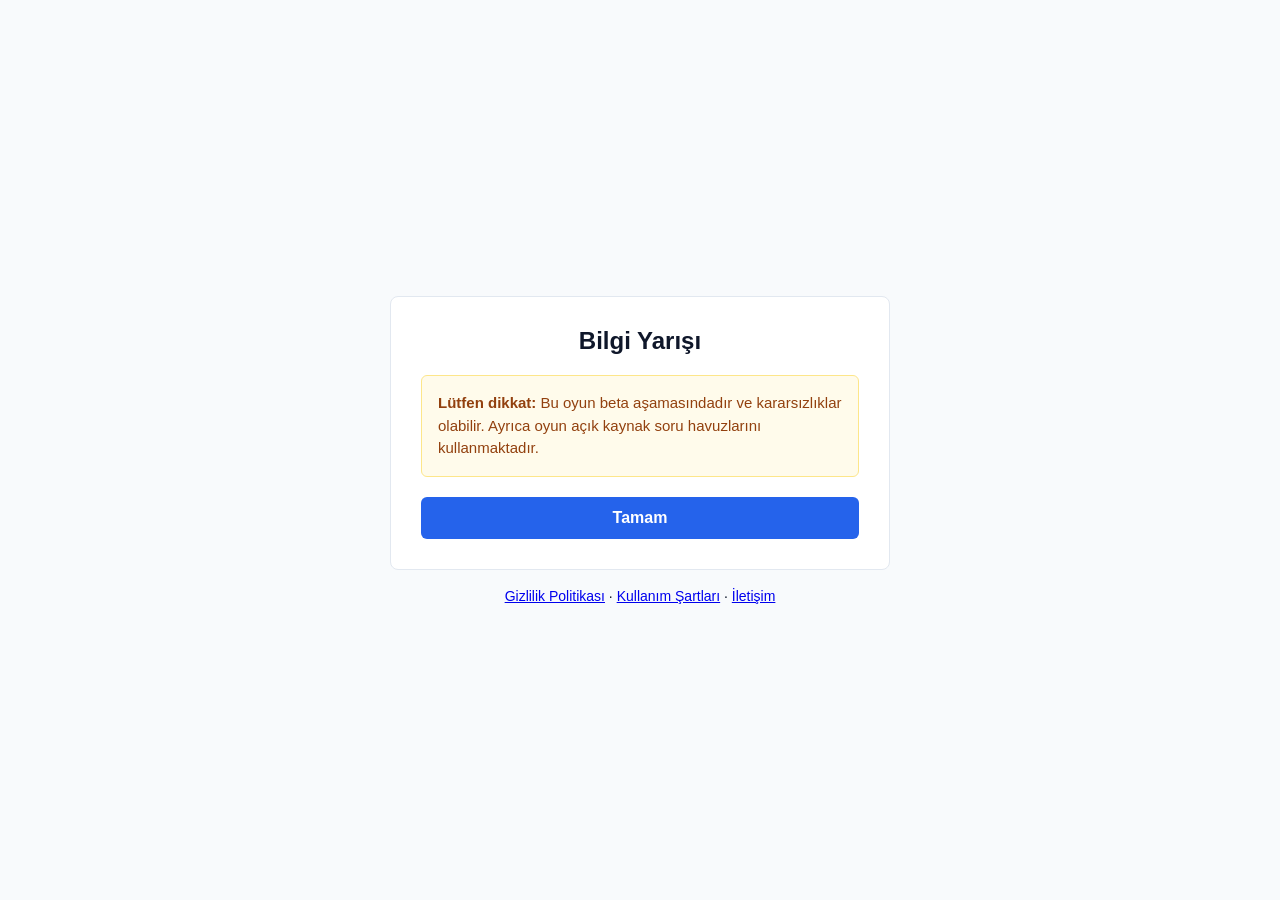
<file: site/index.html>
<!DOCTYPE html>
<html lang="tr">
<head>
    <meta charset="UTF-8">
    <meta name="viewport" content="width=device-width, initial-scale=1.0">
    <title>Bilgi Yarışı</title>
    <style>
        * {
            box-sizing: border-box;
            margin: 0;
            padding: 0;
        }

        body {
            font-family: -apple-system, BlinkMacSystemFont, "Segoe UI", Roboto, Helvetica, Arial, sans-serif;
            background-color: #f8fafc;
            color: #0f172a;
            display: flex;
            flex-direction: column;
            justify-content: center;
            align-items: center;
            min-height: 100vh;
            padding: 20px;
        }

        .container {
            max-width: 500px;
            width: 100%;
            background: #ffffff;
            padding: 30px;
            border-radius: 8px;
            border: 1px solid #e2e8f0;
            text-align: center;
        }

        h1 {
            font-size: 24px;
            margin-bottom: 20px;
            color: #0f172a;
        }

        /* Uyarı Kutusu */
        .alert-box {
            background-color: #fffbebf5;
            border: 1px solid #fde68a;
            color: #92400e;
            padding: 16px;
            border-radius: 6px;
            font-size: 15px;
            line-height: 1.5;
            margin-bottom: 20px;
            text-align: left;
        }

        /* Buton Stilleri */
        button, .btn {
            display: inline-block;
            width: 100%;
            padding: 12px 20px;
            font-size: 16px;
            font-weight: 600;
            text-align: center;
            text-decoration: none;
            border-radius: 6px;
            cursor: pointer;
            border: none;
            transition: background-color 0.2s;
        }

        .btn-confirm {
            background-color: #2563eb;
            color: #ffffff;
        }

        .btn-confirm:hover {
            background-color: #1d4ed8;
        }

        .btn-primary {
            background-color: #0f172a;
            color: #ffffff;
            margin-bottom: 12px;
        }

        .btn-primary:hover {
            background-color: #334155;
        }

        .btn-secondary {
            background-color: #f1f5f9;
            color: #0f172a;
            border: 1px solid #cbd5e1;
        }

        .btn-secondary:hover {
            background-color: #e2e8f0;
        }

        .hidden {
            display: none !important;
        }
    </style>
</head>
<body>

    <div class="container">
        <h1>Bilgi Yarışı</h1>

        <!-- 1. Uyarı Bölümü -->
        <div id="warning-section">
            <div class="alert-box">
                <strong>Lütfen dikkat:</strong> Bu oyun beta aşamasındadır ve kararsızlıklar olabilir. Ayrıca oyun açık kaynak soru havuzlarını kullanmaktadır.
            </div>
            <button id="confirm-btn" class="btn btn-confirm">Tamam</button>
        </div>

        <!-- 2. Linkler Bölümü (Başlangıçta gizli) -->
        <div id="links-section" class="hidden">
            <a href="index2.html" class="btn btn-primary">Tarayıcıdan Oyna</a>
            <a href="bilgi_yarisi.zip" download class="btn btn-secondary">Windows Uygulamasını İndir</a>
        </div>
    </div>
    <p style="margin-top:18px;font-size:14px;text-align:center"><a href="gizlilik.html">Gizlilik Politikası</a> · <a href="kosullar.html">Kullanım Şartları</a> · <a href="iletisim.html">İletişim</a></p>

    <script>
        const confirmBtn = document.getElementById('confirm-btn');
        const warningSection = document.getElementById('warning-section');
        const linksSection = document.getElementById('links-section');

        confirmBtn.addEventListener('click', () => {
            // Uyarılı alanı gizle
            warningSection.classList.add('hidden');
            // Linkler alanını görünür yap
            linksSection.classList.remove('hidden');
        });
    </script>

</body>
</html>
</file>
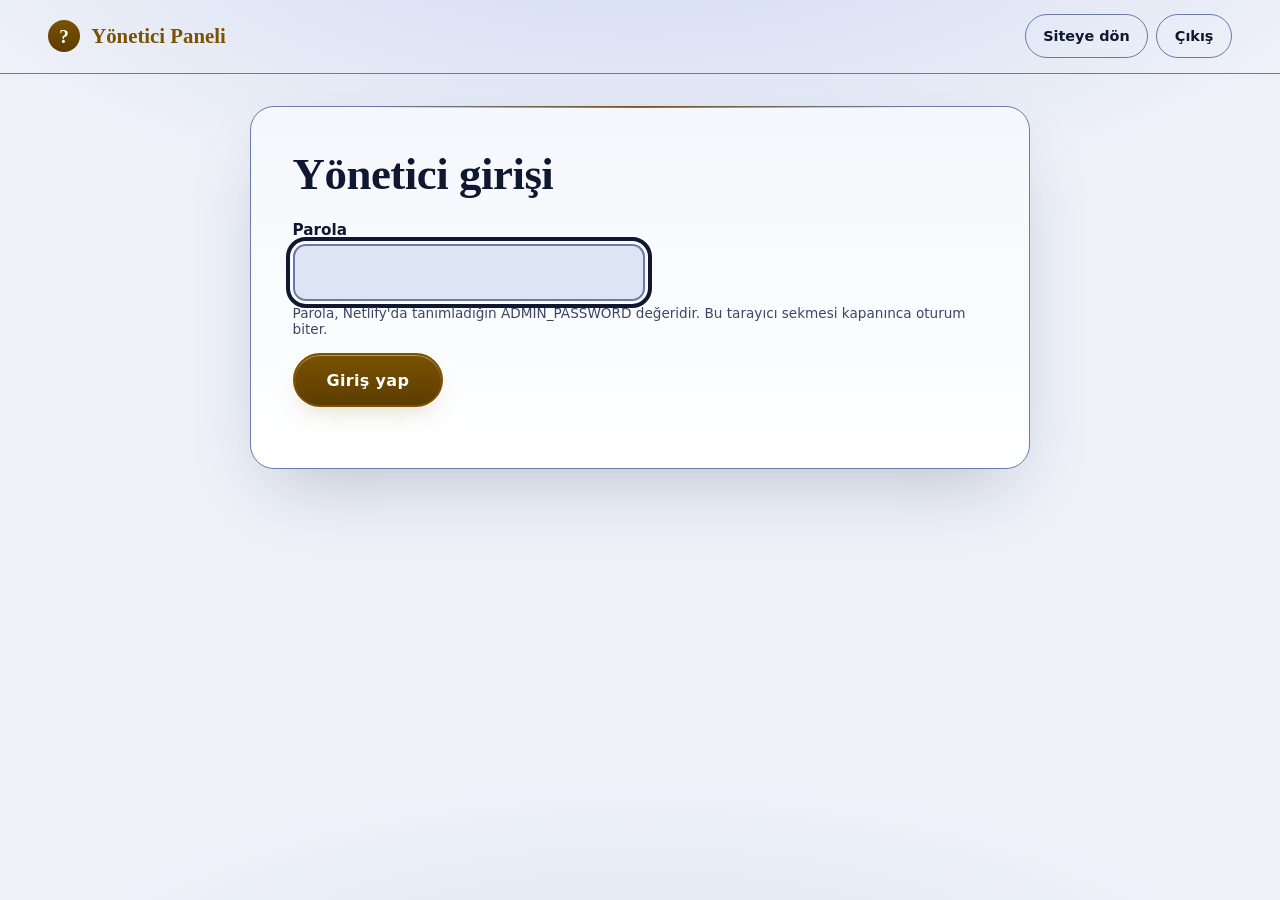
<file: site/admin.html>
<!doctype html>
<html lang="tr">
<head>
<meta charset="utf-8">
<meta name="viewport" content="width=device-width, initial-scale=1, viewport-fit=cover">
<meta name="robots" content="noindex, nofollow">
<meta name="theme-color" content="#050913">
<title>Yönetici Paneli — Bilgi Yarışması</title>
<link rel="stylesheet" href="stil.css">
</head>
<body>
<header><p class="logo">Yönetici Paneli</p><div class="tools"><a class="tool" href="index.html">Siteye dön</a><button class="tool" id="out" hidden>Çıkış</button></div></header>
<main id="main"><div class="card">
<p class="sr" id="live" role="status" aria-live="polite"></p>

<section id="login">
  <h1>Yönetici girişi</h1>
  <form id="lf" class="set">
    <label for="pw">Parola</label>
    <input id="pw" type="password" autocomplete="current-password" required>
    <span class="help">Parola, Netlify'da tanımladığın ADMIN_PASSWORD değeridir. Bu tarayıcı sekmesi kapanınca oturum biter.</span>
    <button class="btn" type="submit">Giriş yap</button>
  </form>
</section>

<section id="panel" hidden>
  <h1 id="ph" tabindex="-1">Yönetim</h1>
  <p class="muted">Bildirimler 90 gün sonra kendiliğinden silinir. Yasaklar, sen kaldırana ya da süresi dolana kadar sürer. Yasak, oyuncunun cihazındaki kimliğe bağlıdır.</p>
  <div class="actions"><button class="btn ghost" id="refresh">Yenile</button></div>

  <h2 id="hrep">Bildirimler</h2>
  <div id="reports"></div>

  <h2 id="hban">Yasaklılar</h2>
  <div id="bans"></div>

  <h2>Kimlikle yasakla</h2>
  <form id="bf" class="set">
    <label for="bid">Oyuncu kimliği (16 karakter)</label>
    <input id="bid" maxlength="16" autocomplete="off" spellcheck="false" required>
    <label for="bname">Oyuncu adı (isteğe bağlı, yalnızca sana görünür)</label>
    <input id="bname" maxlength="20" autocomplete="off">
    <label for="breason">Neden (isteğe bağlı, yalnızca sana görünür)</label>
    <input id="breason" maxlength="200" autocomplete="off">
    <label for="bdays">Süre</label>
    <select id="bdays"><option value="1">1 gün</option><option value="7" selected>7 gün</option><option value="30">30 gün</option><option value="0">Kalıcı</option></select>
    <button class="btn" type="submit">Yasakla</button>
  </form>
</section>
</div></main>
<script>
const $=s=>document.querySelector(s),live=$("#live");
const esc=s=>String(s??"").replace(/[&<>"']/g,c=>({"&":"&amp;","<":"&lt;",">":"&gt;",'"':"&quot;","'":"&#39;"}[c]));
const KIND={hakaret:"Hakaret / küfür",hile:"Hile",isim:"Uygunsuz isim",spam:"Spam",diger:"Diğer"};
let KEY="";try{KEY=sessionStorage.getItem("by_admin")||""}catch(e){}
function say(t){live.textContent="";setTimeout(()=>{live.textContent=t},50)}
function fmt(t){return new Date(t).toLocaleString("tr-TR",{dateStyle:"medium",timeStyle:"short"})}
async function api(body){
  const r=await fetch("/api/admin",{method:"POST",headers:{"content-type":"application/json"},body:JSON.stringify(Object.assign({key:KEY},body))});
  const d=await r.json().catch(()=>({}));
  if(!r.ok)throw Object.assign(new Error(d.error||("Hata "+r.status)),{status:r.status});
  return d;
}
function show(on){$("#login").hidden=on;$("#panel").hidden=!on;$("#out").hidden=!on}
function render(d){
  // bildirimleri hedef kimliğe göre grupla
  const groups=new Map();
  d.reports.forEach(r=>{const k=r.target.id||("adsiz:"+r.target.name);(groups.get(k)||groups.set(k,{id:r.target.id,names:new Set(),items:[]}).get(k)).items.push(r);if(r.target.name)groups.get(k).names.add(r.target.name)});
  const banned=new Set(d.bans.map(b=>b.id));
  $("#hrep").textContent=`Bildirimler (${d.reports.length})`;
  $("#reports").innerHTML=groups.size?[...groups.values()].map((g,i)=>`
    <article class="plist" style="margin:0 0 1rem"><ul class="plist"><li>
      <strong>${esc([...g.names].join(", ")||"İsimsiz")}</strong> — ${g.items.length} bildirim${banned.has(g.id)?" (zaten yasaklı)":""}
      <small>Kimlik: ${g.id?`<code>${esc(g.id)}</code>`:"yok (eski sürüm kullanıyor, yasaklanamaz)"}</small>
      <ul style="margin:.5rem 0 0 1.1rem;padding:0">${g.items.map(r=>`<li style="border:0;background:none;padding:.15rem 0">${esc(fmt(r.t))} — ${esc(KIND[r.kind]||r.kind)}${r.reason?": "+esc(r.reason):""}</li>`).join("")}</ul>
      <div class="actions">
        ${g.id&&!banned.has(g.id)?`<button class="btn" data-ban="${esc(g.id)}" data-name="${esc([...g.names][0]||"")}">Yasakla…</button>`:""}
        <button class="btn ghost" data-dismiss-target="${esc(g.id)}" data-dismiss-rid="${esc(g.items[0].rid)}" data-all="${g.id?1:0}">Bildirimleri sil</button>
      </div></li></ul></article>`).join(""):'<p class="muted">Bekleyen bildirim yok.</p>';
  $("#hban").textContent=`Yasaklılar (${d.bans.length})`;
  $("#bans").innerHTML=d.bans.length?`<ul class="plist">${d.bans.map(b=>`<li><strong>${esc(b.name||"İsimsiz")}</strong> <code>${esc(b.id)}</code>
    <small>${b.until?"Bitiş: "+esc(fmt(b.until)):"Kalıcı"} · Eklenme: ${esc(fmt(b.t))}${b.reason?" · Neden: "+esc(b.reason):""}</small>
    <div class="actions"><button class="btn ghost" data-unban="${esc(b.id)}">Yasağı kaldır</button></div></li>`).join("")}</ul>`:'<p class="muted">Yasaklı oyuncu yok.</p>';
}
async function load(msg){
  try{const d=await api({action:"list"});show(true);render(d);if(msg)say(msg);else say(`Panel hazır. ${d.reports.length} bildirim, ${d.bans.length} yasaklı oyuncu.`);return true}
  catch(e){
    if(e.status===401||e.status===503||e.status===429){KEY="";try{sessionStorage.removeItem("by_admin")}catch(x){}show(false);$("#pw").focus()}
    say(e.message);return false;
  }
}
async function act(body,msg){try{const d=await api(body);render(d);say(msg)}catch(e){say(e.message)}}
$("#lf").onsubmit=async e=>{e.preventDefault();KEY=$("#pw").value;$("#pw").value="";
  if(await load()){try{sessionStorage.setItem("by_admin",KEY)}catch(x){}$("#ph").focus()}};
$("#out").onclick=()=>{KEY="";try{sessionStorage.removeItem("by_admin")}catch(e){}show(false);say("Çıkış yapıldı.");$("#pw").focus()};
$("#refresh").onclick=()=>load("Yenilendi.");
$("#bf").onsubmit=e=>{e.preventDefault();
  act({action:"ban",id:$("#bid").value,name:$("#bname").value,reason:$("#breason").value,days:+$("#bdays").value},"Oyuncu yasaklandı.");
  $("#bf").reset();};
document.addEventListener("click",e=>{
  const b=e.target.closest("button");if(!b)return;
  if(b.dataset.unban!==undefined&&b.dataset.unban!==""){if(confirm("Bu oyuncunun yasağı kaldırılsın mı?"))act({action:"unban",id:b.dataset.unban},"Yasak kaldırıldı.")}
  else if(b.dataset.dismissRid!==undefined){
    if(b.dataset.all==="1")act({action:"dismiss",target:b.dataset.dismissTarget},"Bildirimler silindi.");
    else act({action:"dismiss",rid:b.dataset.dismissRid},"Bildirim silindi.");
  }else if(b.dataset.ban){
    const days=prompt("Kaç gün yasaklansın? (1, 7, 30 yaz; kalıcı için 0)","7");if(days===null)return;
    const reason=prompt("Neden? (isteğe bağlı, yalnızca sana görünür)","")||"";
    act({action:"ban",id:b.dataset.ban,name:b.dataset.name,reason,days:+days||0},"Oyuncu yasaklandı.");
  }
});
if(KEY)load();else $("#pw").focus();
</script>
</body>
</html>
</file>
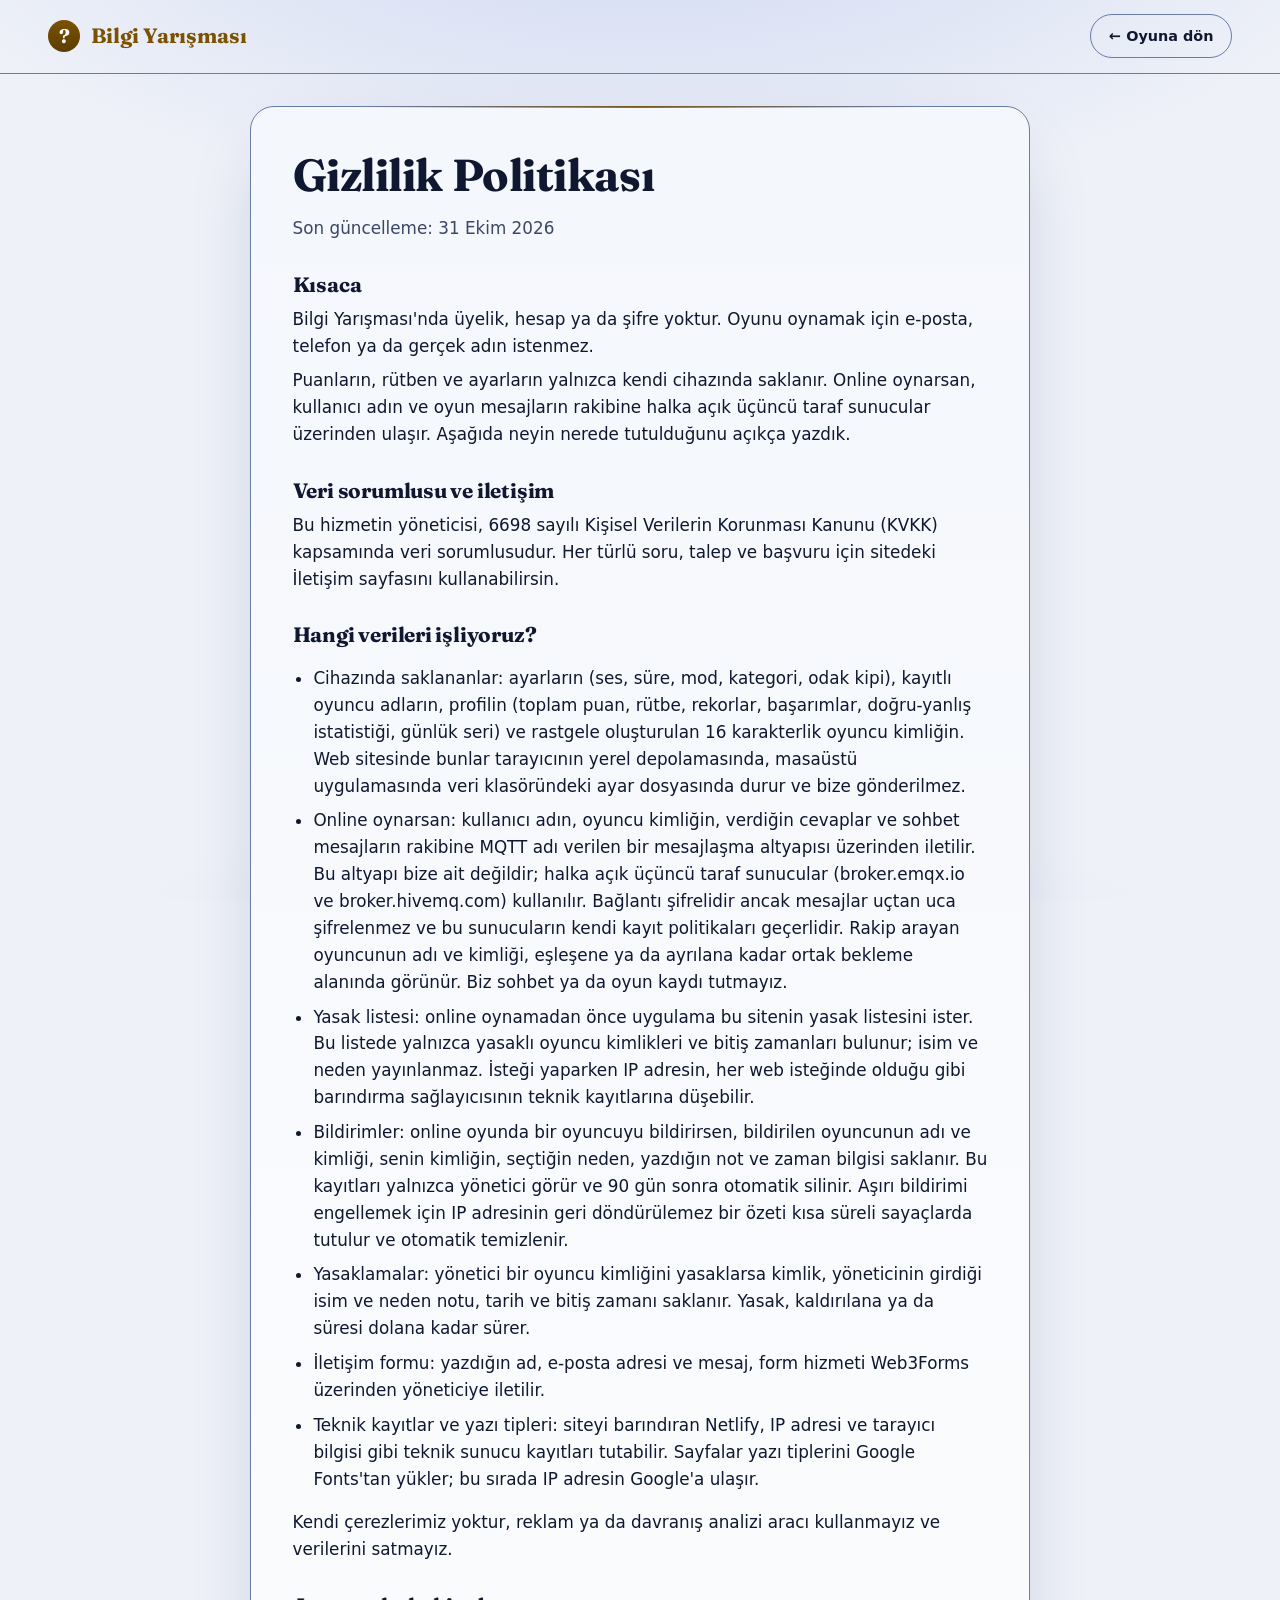
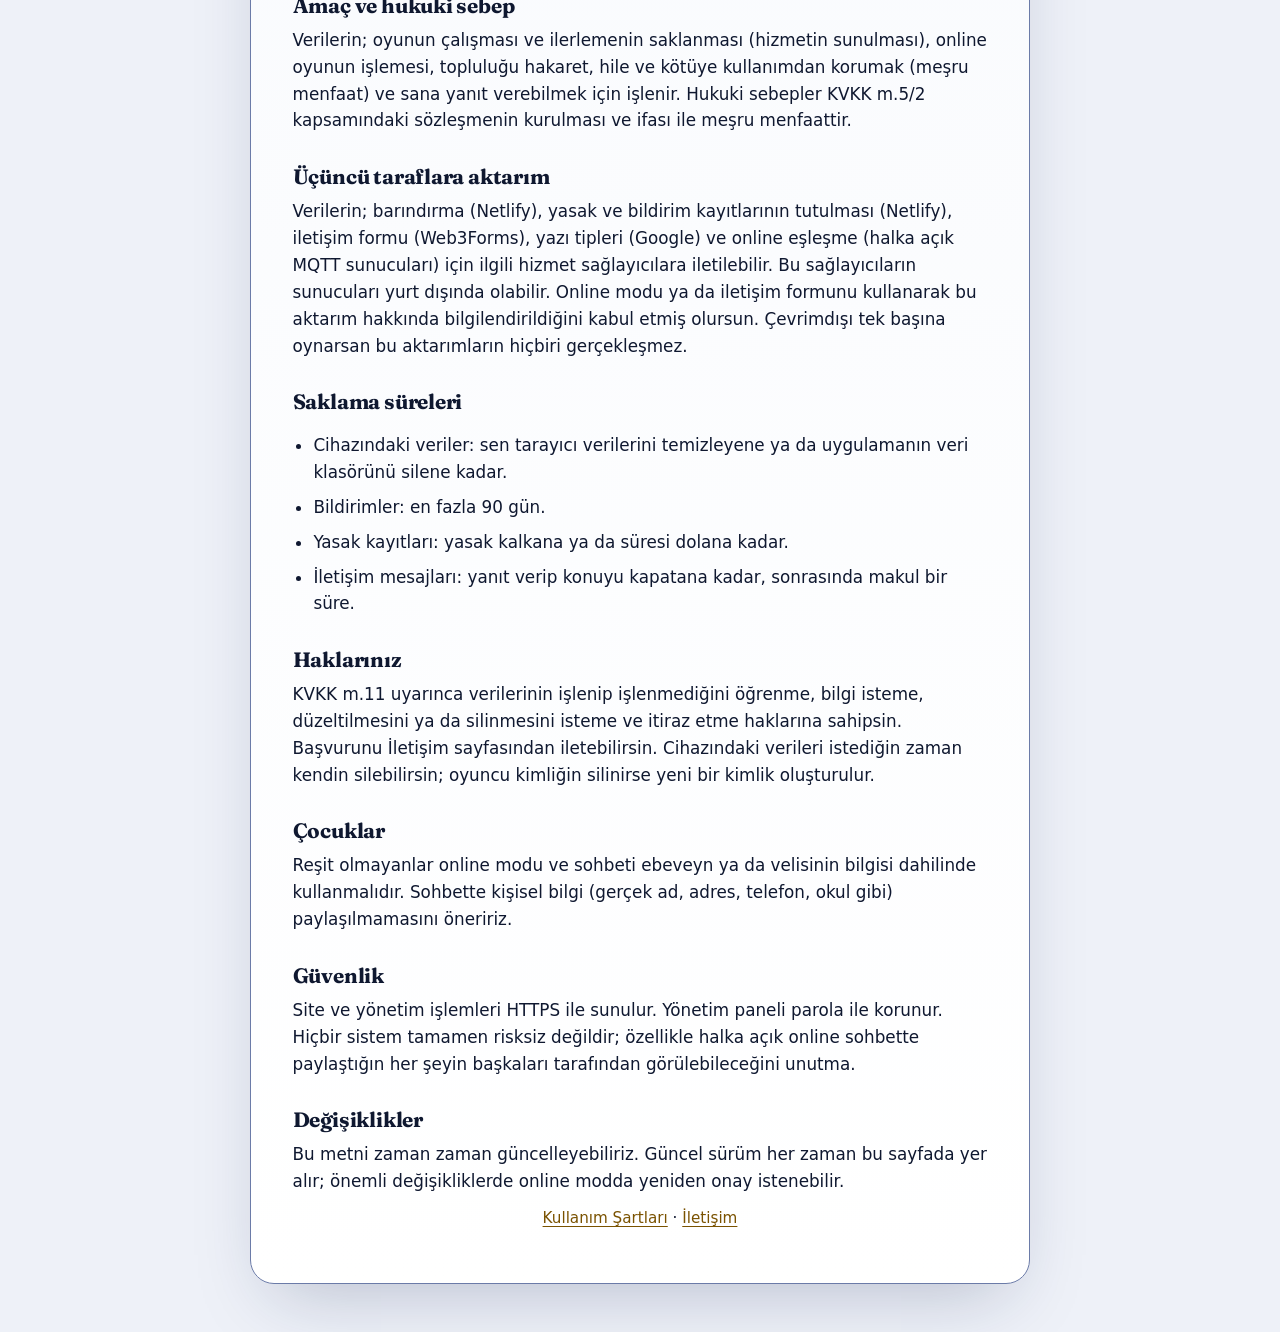
<file: site/gizlilik.html>
<!doctype html>
<html lang="tr">
<head>
<meta charset="utf-8">
<meta name="viewport" content="width=device-width, initial-scale=1, viewport-fit=cover">
<meta name="theme-color" content="#050913">
<title>Gizlilik Politikası — Bilgi Yarışması</title>
<link rel="preconnect" href="https://fonts.googleapis.com">
<link rel="preconnect" href="https://fonts.gstatic.com" crossorigin>
<link rel="stylesheet" href="https://fonts.googleapis.com/css2?family=Fraunces:opsz,wght@9..144,600;9..144,700&display=swap">
<link rel="stylesheet" href="stil.css">
<style>.legal h2{margin:1.8rem 0 .4rem;font:700 1.3rem/1.3 var(--serif)}.legal p,.legal li{margin:.5rem 0}.legal ul{padding-left:1.3rem}</style>
</head>
<body>
<header><p class="logo">Bilgi Yarışması</p><a class="tool" href="index2.html">← Oyuna dön</a></header>
<main id="main"><div class="card legal">
<h1>Gizlilik Politikası</h1>
<p class="muted">Son güncelleme: 31 Ekim 2026</p>
<h2>Kısaca</h2>
<p>Bilgi Yarışması&#x27;nda üyelik, hesap ya da şifre yoktur. Oyunu oynamak için e-posta, telefon ya da gerçek adın istenmez.</p>
<p>Puanların, rütben ve ayarların yalnızca kendi cihazında saklanır. Online oynarsan, kullanıcı adın ve oyun mesajların rakibine halka açık üçüncü taraf sunucular üzerinden ulaşır. Aşağıda neyin nerede tutulduğunu açıkça yazdık.</p>
<h2>Veri sorumlusu ve iletişim</h2>
<p>Bu hizmetin yöneticisi, 6698 sayılı Kişisel Verilerin Korunması Kanunu (KVKK) kapsamında veri sorumlusudur. Her türlü soru, talep ve başvuru için sitedeki İletişim sayfasını kullanabilirsin.</p>
<h2>Hangi verileri işliyoruz?</h2>
<ul><li>Cihazında saklananlar: ayarların (ses, süre, mod, kategori, odak kipi), kayıtlı oyuncu adların, profilin (toplam puan, rütbe, rekorlar, başarımlar, doğru-yanlış istatistiği, günlük seri) ve rastgele oluşturulan 16 karakterlik oyuncu kimliğin. Web sitesinde bunlar tarayıcının yerel depolamasında, masaüstü uygulamasında veri klasöründeki ayar dosyasında durur ve bize gönderilmez.</li><li>Online oynarsan: kullanıcı adın, oyuncu kimliğin, verdiğin cevaplar ve sohbet mesajların rakibine MQTT adı verilen bir mesajlaşma altyapısı üzerinden iletilir. Bu altyapı bize ait değildir; halka açık üçüncü taraf sunucular (broker.emqx.io ve broker.hivemq.com) kullanılır. Bağlantı şifrelidir ancak mesajlar uçtan uca şifrelenmez ve bu sunucuların kendi kayıt politikaları geçerlidir. Rakip arayan oyuncunun adı ve kimliği, eşleşene ya da ayrılana kadar ortak bekleme alanında görünür. Biz sohbet ya da oyun kaydı tutmayız.</li><li>Yasak listesi: online oynamadan önce uygulama bu sitenin yasak listesini ister. Bu listede yalnızca yasaklı oyuncu kimlikleri ve bitiş zamanları bulunur; isim ve neden yayınlanmaz. İsteği yaparken IP adresin, her web isteğinde olduğu gibi barındırma sağlayıcısının teknik kayıtlarına düşebilir.</li><li>Bildirimler: online oyunda bir oyuncuyu bildirirsen, bildirilen oyuncunun adı ve kimliği, senin kimliğin, seçtiğin neden, yazdığın not ve zaman bilgisi saklanır. Bu kayıtları yalnızca yönetici görür ve 90 gün sonra otomatik silinir. Aşırı bildirimi engellemek için IP adresinin geri döndürülemez bir özeti kısa süreli sayaçlarda tutulur ve otomatik temizlenir.</li><li>Yasaklamalar: yönetici bir oyuncu kimliğini yasaklarsa kimlik, yöneticinin girdiği isim ve neden notu, tarih ve bitiş zamanı saklanır. Yasak, kaldırılana ya da süresi dolana kadar sürer.</li><li>İletişim formu: yazdığın ad, e-posta adresi ve mesaj, form hizmeti Web3Forms üzerinden yöneticiye iletilir.</li><li>Teknik kayıtlar ve yazı tipleri: siteyi barındıran Netlify, IP adresi ve tarayıcı bilgisi gibi teknik sunucu kayıtları tutabilir. Sayfalar yazı tiplerini Google Fonts&#x27;tan yükler; bu sırada IP adresin Google&#x27;a ulaşır.</li></ul>
<p>Kendi çerezlerimiz yoktur, reklam ya da davranış analizi aracı kullanmayız ve verilerini satmayız.</p>
<h2>Amaç ve hukuki sebep</h2>
<p>Verilerin; oyunun çalışması ve ilerlemenin saklanması (hizmetin sunulması), online oyunun işlemesi, topluluğu hakaret, hile ve kötüye kullanımdan korumak (meşru menfaat) ve sana yanıt verebilmek için işlenir. Hukuki sebepler KVKK m.5/2 kapsamındaki sözleşmenin kurulması ve ifası ile meşru menfaattir.</p>
<h2>Üçüncü taraflara aktarım</h2>
<p>Verilerin; barındırma (Netlify), yasak ve bildirim kayıtlarının tutulması (Netlify), iletişim formu (Web3Forms), yazı tipleri (Google) ve online eşleşme (halka açık MQTT sunucuları) için ilgili hizmet sağlayıcılara iletilebilir. Bu sağlayıcıların sunucuları yurt dışında olabilir. Online modu ya da iletişim formunu kullanarak bu aktarım hakkında bilgilendirildiğini kabul etmiş olursun. Çevrimdışı tek başına oynarsan bu aktarımların hiçbiri gerçekleşmez.</p>
<h2>Saklama süreleri</h2>
<ul><li>Cihazındaki veriler: sen tarayıcı verilerini temizleyene ya da uygulamanın veri klasörünü silene kadar.</li><li>Bildirimler: en fazla 90 gün.</li><li>Yasak kayıtları: yasak kalkana ya da süresi dolana kadar.</li><li>İletişim mesajları: yanıt verip konuyu kapatana kadar, sonrasında makul bir süre.</li></ul>
<h2>Haklarınız</h2>
<p>KVKK m.11 uyarınca verilerinin işlenip işlenmediğini öğrenme, bilgi isteme, düzeltilmesini ya da silinmesini isteme ve itiraz etme haklarına sahipsin. Başvurunu İletişim sayfasından iletebilirsin. Cihazındaki verileri istediğin zaman kendin silebilirsin; oyuncu kimliğin silinirse yeni bir kimlik oluşturulur.</p>
<h2>Çocuklar</h2>
<p>Reşit olmayanlar online modu ve sohbeti ebeveyn ya da velisinin bilgisi dahilinde kullanmalıdır. Sohbette kişisel bilgi (gerçek ad, adres, telefon, okul gibi) paylaşılmamasını öneririz.</p>
<h2>Güvenlik</h2>
<p>Site ve yönetim işlemleri HTTPS ile sunulur. Yönetim paneli parola ile korunur. Hiçbir sistem tamamen risksiz değildir; özellikle halka açık online sohbette paylaştığın her şeyin başkaları tarafından görülebileceğini unutma.</p>
<h2>Değişiklikler</h2>
<p>Bu metni zaman zaman güncelleyebiliriz. Güncel sürüm her zaman bu sayfada yer alır; önemli değişikliklerde online modda yeniden onay istenebilir.</p>
<p class="foot"><a href="kosullar.html">Kullanım Şartları</a> · <a href="iletisim.html">İletişim</a></p>
</div></main>
</body>
</html>
</file>
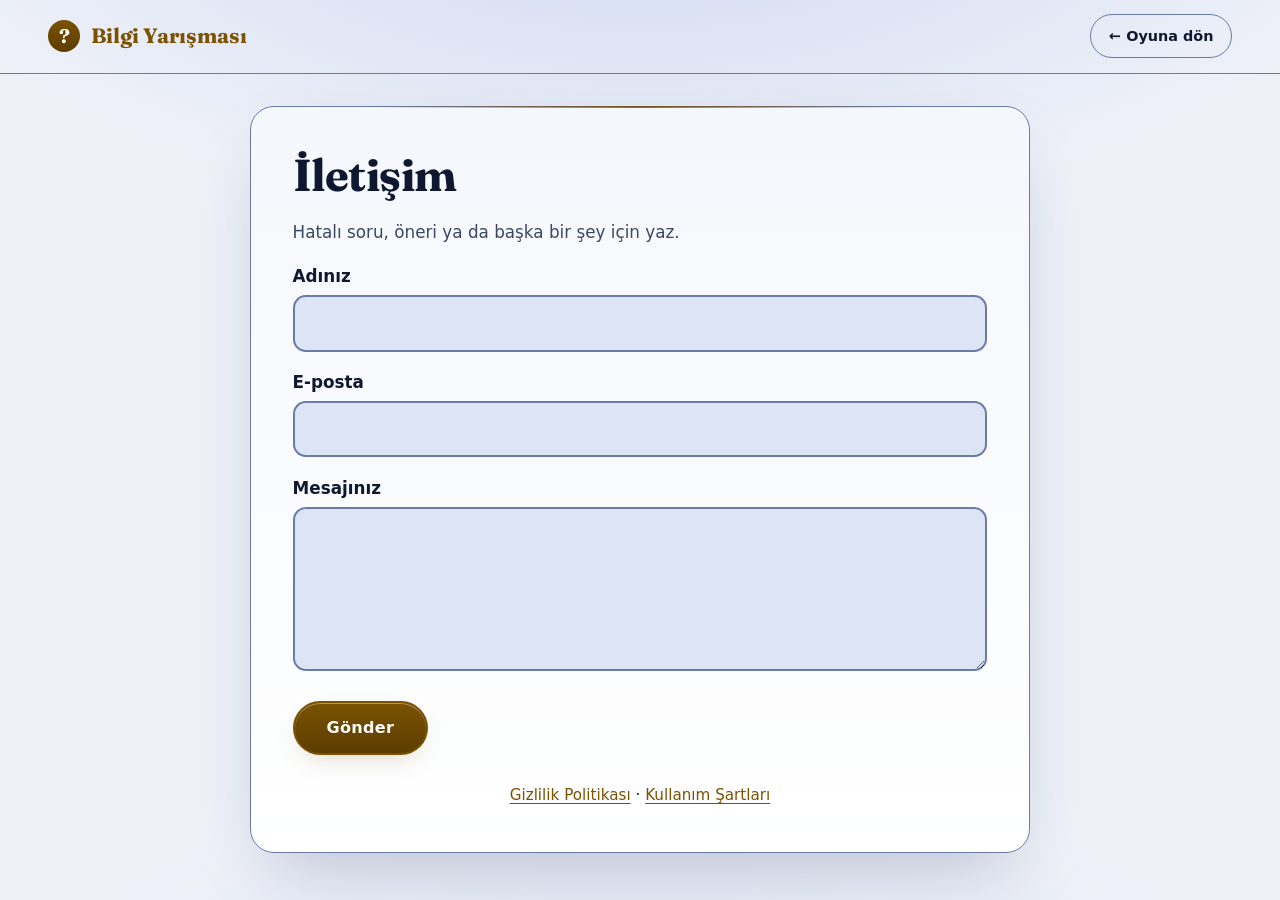
<file: site/iletisim.html>
<!doctype html>
<html lang="tr">
<head>
<meta charset="utf-8">
<meta name="viewport" content="width=device-width, initial-scale=1, viewport-fit=cover">
<meta name="theme-color" content="#050913">
<title>İletişim — Bilgi Yarışması</title>
<link rel="preconnect" href="https://fonts.googleapis.com">
<link rel="preconnect" href="https://fonts.gstatic.com" crossorigin>
<link rel="stylesheet" href="https://fonts.googleapis.com/css2?family=Fraunces:opsz,wght@9..144,600;9..144,700&display=swap">
<link rel="stylesheet" href="stil.css">
</head>
<body>
<header><p class="logo">Bilgi Yarışması</p><a class="tool" href="index.html">← Oyuna dön</a></header>
<main><div class="card">
<h1>İletişim</h1>
<p class="muted">Hatalı soru, öneri ya da başka bir şey için yaz.</p>
<form class="form" id="cf" action="https://api.web3forms.com/submit" method="POST">
<input type="hidden" name="access_key" value="56a9509f-7b30-46e7-a000-86dd6bc0daed">
<input type="hidden" name="redirect" id="rd" value="">
<input type="hidden" name="subject" value="Bilgi Yarışması - Yeni Mesaj">
<input type="checkbox" name="botcheck" style="display:none" tabindex="-1" autocomplete="off">
<label for="n">Adınız</label><input id="n" name="name" required autocomplete="name">
<label for="e">E-posta</label><input id="e" type="email" name="email" required autocomplete="email">
<label for="m">Mesajınız</label><textarea id="m" name="message" rows="5" required></textarea>
<p id="cmsg" role="alert"></p>
<button class="btn" type="submit" id="cbtn">Gönder</button>
</form>
<p class="foot"><a href="gizlilik.html">Gizlilik Politikası</a> · <a href="kosullar.html">Kullanım Şartları</a></p></div></main>
<script>
/* JavaScript açıksa form arka planda gönderilir ve teşekkür sayfasına biz yönlendiririz
   (Web3Forms'un "redirect" alanı JavaScript'li formlarda çalışmaz ve https adres ister).
   JavaScript kapalıysa form düz biçimde gönderilir; redirect alanı yedek olarak dolu kalır. */
document.getElementById("rd").value=new URL("tesekkur.html",location.href).href;
const f=document.getElementById("cf"),btn=document.getElementById("cbtn"),msg=document.getElementById("cmsg");
f.addEventListener("submit",async e=>{
  e.preventDefault();
  if(btn.getAttribute("aria-disabled")==="true")return;
  msg.textContent="";
  btn.setAttribute("aria-disabled","true");btn.textContent="Gönderiliyor…";
  try{
    const fd=new FormData(f);fd.delete("redirect");
    const r=await fetch(f.action,{method:"POST",body:fd,headers:{Accept:"application/json"}});
    const d=await r.json().catch(()=>({}));
    if(r.ok&&d.success!==false){location.href="tesekkur.html";return}
    throw new Error(d.message||("HTTP "+r.status));
  }catch(err){
    msg.textContent="Mesaj gönderilemedi. Biraz sonra tekrar dene, sorun sürerse internet bağlantını kontrol et.";
    btn.removeAttribute("aria-disabled");btn.textContent="Gönder";
    btn.focus();
  }
});
</script>
</body>
</html>
</file>
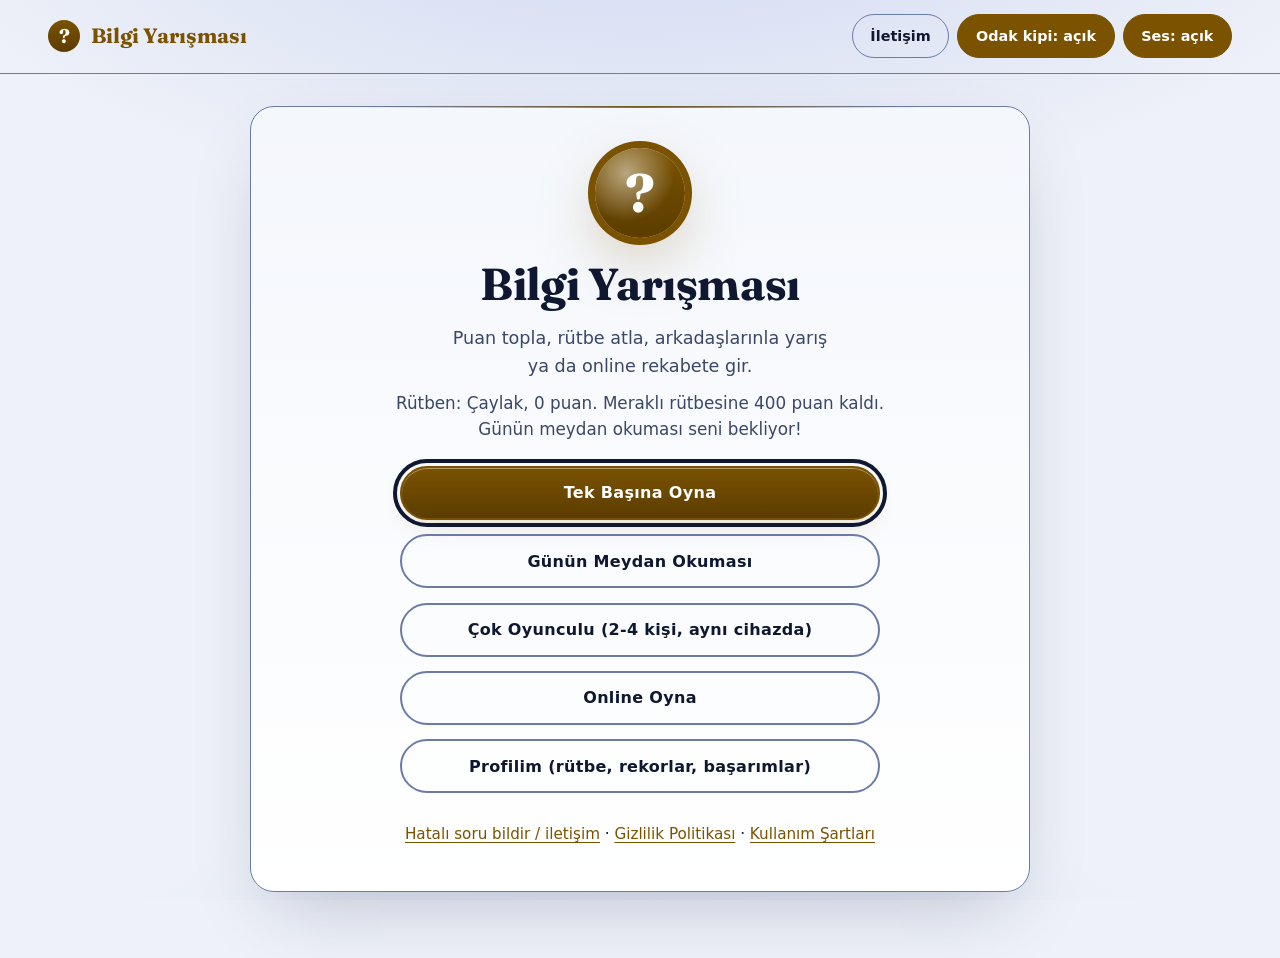
<file: site/index2.html>
<!doctype html>
<html lang="tr">
<head>
<meta charset="utf-8">
<meta name="viewport" content="width=device-width, initial-scale=1, viewport-fit=cover">
<title>Bilgi Yarışması</title>
<link rel="icon" href="data:image/svg+xml,%3Csvg xmlns='http://www.w3.org/2000/svg' viewBox='0 0 100 100'%3E%3Crect width='100' height='100' rx='20' fill='%23131f3d'/%3E%3Ctext x='50' y='68' font-size='52' text-anchor='middle' fill='%23f5c451' font-family='Georgia,serif' font-weight='bold'%3E%3F%3C/text%3E%3C/svg%3E">
<meta name="theme-color" content="#050913">
<link rel="preconnect" href="https://fonts.googleapis.com">
<link rel="preconnect" href="https://fonts.gstatic.com" crossorigin>
<link rel="stylesheet" href="https://fonts.googleapis.com/css2?family=Fraunces:opsz,wght@9..144,600;9..144,700&display=swap">
<link rel="stylesheet" href="stil.css">
</head>
<body>
<a class="skip" href="#main">Ana içeriğe geç</a>
<header>
  <p class="logo">Bilgi Yarışması</p>
  <div class="tools">
    <a class="tool" href="iletisim.html">İletişim</a>
    <button class="tool" id="fm" aria-pressed="true" aria-describedby="fmHelp">Odak kipi<span aria-hidden="true">: açık</span></button>
    <button class="tool" id="snd" aria-pressed="true">Ses<span aria-hidden="true">: açık</span></button>
  </div>
</header>
<main id="main" tabindex="-1"><div class="card" id="stage"></div></main>
<div class="sr" id="live" aria-live="polite" role="status"></div>
<p class="sr" id="fmHelp">Açıkken soru ekranında ekran okuyucu kendiliğinden odak kipine geçer ve oyun kısayolları çalışır: 1 ile 4 arası şık seçer, C soruyu okur, T kalan süreyi söyler, P puan durumunu söyler, J yarı yarıya, F arkadaşa sor, A seyirciye sor, S soruyu değiştirir. Kapalıyken okuma kipinde gezebilirsin.</p>

<section class="chat" id="chat" aria-label="Canlı sohbet" hidden>
  <div class="chat-head">
    <h2 id="chatTitle">Canlı sohbet</h2>
    <button class="tool" id="rptBtn" type="button">Rakibi bildir</button>
  </div>
  <div class="log" id="chatLog" role="log" aria-live="polite" aria-label="Sohbet mesajları" tabindex="0"></div>
  <form id="chatForm">
    <label for="chatInput">Mesajınız</label>
    <input id="chatInput" maxlength="240" placeholder="Mesaj yaz…" autocomplete="off">
    <button type="submit">Gönder</button>
  </form>
</section>

<dialog id="rdlg" aria-labelledby="rdt">
  <h2 id="rdt" tabindex="-1">Rakibi bildir</h2>
  <p class="muted" id="rwho"></p>
  <label for="rkind">Neden</label>
  <select id="rkind"><option value="hakaret">Hakaret / küfür</option><option value="hile">Hile</option><option value="isim">Uygunsuz isim</option><option value="spam">Spam</option><option value="diger">Diğer</option></select>
  <label for="rtxt">Açıklama (isteğe bağlı)</label>
  <textarea id="rtxt" maxlength="300" rows="3"></textarea>
  <p id="rmsg" role="alert"></p>
  <div class="actions"><button class="btn" id="rsend" type="button">Bildir</button><button class="btn ghost" id="rcancel" type="button">Vazgeç</button></div>
</dialog>
<script src="eglence.js"></script>
<script>
/* ===== SORU HAVUZU (sadece questions.json) ===== */
let POOL = [];

async function load(){
  try {
    const r = await fetch("questions.json?t=" + Date.now(), { cache: "no-store" });
    if (!r.ok) throw new Error("HTTP " + r.status);
    const d = await r.json();
    const list = d.questions || d;
    if (!Array.isArray(list) || list.length < 10) {
      throw new Error("questions.json en az 10 soru içermeli. Bulunan: " + (Array.isArray(list)?list.length:0));
    }
    const valid = q => q && typeof q.question==="string" && q.question.trim() && Array.isArray(q.options) && q.options.length===4
      && q.options.every(o=>String(o).trim()) && Number.isInteger(+q.answer) && +q.answer>=0 && +q.answer<4;
    POOL = list.filter(valid).map(q => [String(q.category||"").trim(), q.question.trim(), q.options.map(o=>String(o).trim()), +q.answer, String(q.explanation||"").trim()]);
    console.log("questions.json yüklendi:", POOL.length, "soru");
  } catch (err) {
    console.error("questions.json yüklenemedi:", err);
    st.innerHTML = `<h1>Sorular yüklenemedi</h1>
      <p class="muted">questions.json dosyası okunamadı veya eksik. Hata: ${escapeHtml(err.message||String(err))}</p>
      <p class="muted">Dosyanın aynı klasörde ve geçerli JSON olduğundan emin olun. En az 10 soru içermeli.</p>
      <button class="btn" id="retry">Tekrar Dene</button>`;
    const b = document.getElementById("retry");
    if (b) b.onclick = () => location.reload();
  }
}
const $=s=>document.querySelector(s),st=$("#stage"),live=$("#live");
const L="ABCD";
let G=null;
/* ===== ODAK KİPİ: soru ekranlarında oyun alanına role="application" verir.
   NVDA ve JAWS odak bu alana girince kendiliğinden odak/uygulama kipine geçer;
   böylece 1-4, C, T, P gibi tuşlar okuma kipi tarafından yakalanmaz. ===== */
let focusMode=true;
try{const r=localStorage.getItem("by_odak");if(r!==null)focusMode=(r==="1")}catch(e){}
function playMode(on){
  if(on&&focusMode){st.setAttribute("role","application");st.setAttribute("aria-label","Oyun alanı")}
  else{st.removeAttribute("role");st.removeAttribute("aria-label")}
}
let myQPref=20;
try{const r=localStorage.getItem("by_osure");if(r!==null){const v=+r;if([0,20,30,45].includes(v))myQPref=v}}catch(e){}
let soloLimit=0;
try{const r=localStorage.getItem("by_sure");if(r!==null){const v=+r;if([0,15,30,45,60,90].includes(v))soloLimit=v}}catch(e){}

/* ===== SES MOTORU (yüksek ses, özgün) ===== */
let ac=null,on=true;
function ctx(){if(!ac){try{ac=new (window.AudioContext||window.webkitAudioContext)()}catch(e){}}if(ac&&ac.state==="suspended")ac.resume();return ac}

/* Master gain ile genel ses seviyesi yükseltildi */
function masterGain(){
  const c=ctx(); if(!c) return null;
  if(!masterGain._g){
    const g=c.createGain(); g.gain.value=1.6; g.connect(c.destination); masterGain._g=g;
  }
  return masterGain._g;
}

function envTone(f,t,d,type="sine",v=.35,f2,filter){
  const c=ctx(); if(!c||!on) return;
  const mg=masterGain(); if(!mg) return;
  const o=c.createOscillator(),g=c.createGain(),n=c.currentTime+t;
  o.type=type; o.frequency.setValueAtTime(f,n);
  if(f2) o.frequency.exponentialRampToValueAtTime(f2,n+d);
  g.gain.setValueAtTime(0,n);
  g.gain.linearRampToValueAtTime(v,n+.012);
  g.gain.exponentialRampToValueAtTime(.0001,n+d);
  let node=o;
  if(filter){const fl=c.createBiquadFilter();fl.type=filter.type||"lowpass";fl.frequency.value=filter.freq||1200;fl.Q.value=filter.q||1;o.connect(fl);node=fl}
  node.connect(g).connect(mg);
  o.start(n); o.stop(n+d+.05);
}
function noise(t,d,v=.25,hp=800){
  const c=ctx(); if(!c||!on) return;
  const mg=masterGain(); if(!mg) return;
  const len=Math.ceil(c.sampleRate*d),buf=c.createBuffer(1,len,c.sampleRate),data=buf.getChannelData(0);
  for(let i=0;i<len;i++) data[i]=(Math.random()*2-1)*Math.pow(1-i/len,2);
  const src=c.createBufferSource(); src.buffer=buf;
  const f=c.createBiquadFilter(); f.type="highpass"; f.frequency.value=hp;
  const g=c.createGain(); g.gain.value=v;
  src.connect(f).connect(g).connect(mg); src.start(c.currentTime+t);
}

const S={
  tick(){envTone(1200,0,.08,"triangle",.22)},
  start(){
    [130.81,164.81,196].forEach((f,i)=>envTone(f,i*.14,2.4,"sawtooth",.12,null,{type:"lowpass",freq:900}));
    [392,523.25,659.25,783.99].forEach((f,i)=>envTone(f,.6+i*.14,1.2,"triangle",.28));
    noise(.6,.5,.12,2000);
  },
  pick(){envTone(523.25,0,.22,"triangle",.28,392); envTone(659.25,.05,.26,"sine",.2);},
  beat(n){
    for(let i=0;i<n;i++){
      envTone(60,i*.5,.32,"sine",.85,42,{type:"lowpass",freq:220});
      noise(i*.5,.08,.2,1200);
    }
  },
  ok(){
    [523.25,659.25,783.99,1046.5].forEach((f,i)=>{
      envTone(f,i*.09,.8,"triangle",.32);
      envTone(f*2,i*.09,.5,"sine",.12);
    });
    noise(.02,.2,.14,3000);
  },
  no(){
    envTone(196,0,.55,"sawtooth",.30,146,{type:"lowpass",freq:900});
    envTone(174.61,.06,.8,"sawtooth",.26,130,{type:"lowpass",freq:800});
    envTone(49,.1,1.0,"sine",.75,40);
    noise(.1,.25,.18,600);
  },
  win(){
    const seq=[392,392,392,523.25,659.25,523.25,659.25,783.99];
    seq.forEach((f,i)=>{
      envTone(f,i*.18,.7,"square",.14);
      envTone(f/2,i*.18,.7,"triangle",.32);
    });
    envTone(1046.5,1.5,1.8,"triangle",.35);
    noise(1.5,1.4,.12,4000);
  },
  chatSent(){envTone(880,0,.12,"triangle",.22); envTone(1318.5,.07,.18,"sine",.16);},
  chatRecv(){envTone(659.25,0,.12,"sine",.22); envTone(987.77,.09,.2,"triangle",.18);},
  found(){[523.25,659.25,783.99,1046.5].forEach((f,i)=>envTone(f,i*.08,.55,"triangle",.3));},
  leave(){
    envTone(329.63,0,.4,"sawtooth",.22,196,{type:"lowpass",freq:800});
    envTone(261.63,.15,.55,"triangle",.18,164.81);
  },
  next(){envTone(784,0,.12,"triangle",.22);envTone(1174.7,.08,.22,"triangle",.2);noise(0,.12,.08,3000)},
  extra(){
    [659.25,783.99,987.77].forEach((f,i)=>envTone(f,i*.1,.55,"triangle",.3));
    noise(.1,.35,.14,3000);
  },
  seri(){
    [659.25,783.99,987.77,1318.5].forEach((f,i)=>{envTone(f,i*.07,.4,"triangle",.26);envTone(f*2,i*.07,.25,"sine",.08)});
    noise(.2,.3,.1,4000);
  },
  basarim(){
    [523.25,659.25,783.99].forEach((f,i)=>{envTone(f,i*.14,.5,"triangle",.3);envTone(f/2,i*.14,.5,"sine",.18)});
    envTone(1046.5,.45,1.3,"triangle",.34);envTone(1318.5,.45,1,"sine",.14);noise(.45,.6,.12,4500);
  },
  rekor(){
    [392,523.25,659.25,783.99,1046.5,1318.5].forEach((f,i)=>{envTone(f,i*.08,.5,"square",.1);envTone(f,i*.08,.6,"triangle",.26)});
    envTone(1568,.55,1.3,"triangle",.3);noise(.55,.9,.14,5000);
  },
  phone(){
    [0,.7].forEach(r=>{for(let j=0;j<4;j++){envTone(1400,r+j*.09,.08,"square",.1);envTone(1000,r+j*.09,.08,"square",.08)}});
    noise(1.45,.05,.2,1500);envTone(880,1.5,.15,"sine",.2);
  },
  crowd(){
    noise(0,1.1,.22,500);noise(.2,.9,.16,1500);
    envTone(440,0,.5,"sine",.08);envTone(587.33,.35,.8,"triangle",.14);
  },
  swap(){
    envTone(300,0,.35,"sine",.22,1400);noise(0,.35,.14,1500);envTone(1400,.3,.15,"triangle",.16);
  }
};
$("#fm").onclick=e=>{
  focusMode=!focusMode;
  try{localStorage.setItem("by_odak",focusMode?"1":"0")}catch(err){}
  const b=e.currentTarget;b.setAttribute("aria-pressed",String(focusMode));
  b.innerHTML='Odak kipi<span aria-hidden="true">: '+(focusMode?"açık":"kapalı")+'</span>';
  playMode(!!st.querySelector(".opts"));
};
(()=>{const b=$("#fm");b.setAttribute("aria-pressed",String(focusMode));b.innerHTML='Odak kipi<span aria-hidden="true">: '+(focusMode?"açık":"kapalı")+'</span>'})();
new MutationObserver(()=>{ if(!st.querySelector(".opts")) playMode(false); }).observe(st,{childList:true});
$("#snd").onclick=e=>{on=!on;const b=e.currentTarget;b.setAttribute("aria-pressed",String(on));b.innerHTML='Ses<span aria-hidden="true">: '+(on?"açık":"kapalı")+'</span>';if(!on)stopWaiting()};

/* ===== OYUNCU KİMLİĞİ, YASAK LİSTESİ, BİLDİRİM ===== */
const SARTLAR_SURUM="2026-10-31";
let _pid="";
function myPid(){
  if(_pid)return _pid;
  let p="";try{p=localStorage.getItem("by_pid")||""}catch(e){}
  if(!/^[a-f0-9]{16}$/.test(p)){
    const a=new Uint8Array(8);
    if(window.crypto&&crypto.getRandomValues)crypto.getRandomValues(a);else for(let i=0;i<8;i++)a[i]=Math.random()*256;
    p=[...a].map(x=>x.toString(16).padStart(2,"0")).join("");
    try{localStorage.setItem("by_pid",p)}catch(e){}
  }
  return _pid=p;
}
const BANNED=new Map();   /* kimlik -> bitiş (0 = kalıcı) */
async function refreshBans(){
  try{
    const c=new AbortController(),t=setTimeout(()=>c.abort(),5000);
    const r=await fetch("/api/bans?t="+Date.now(),{cache:"no-store",signal:c.signal});clearTimeout(t);
    if(!r.ok)return false;
    const d=await r.json();BANNED.clear();
    (d.bans||[]).forEach(b=>{if(/^[a-f0-9]{16}$/.test(b.id)&&(!b.until||b.until>Date.now()))BANNED.set(b.id,b.until||0)});
    return true;
  }catch(e){return false}   /* sunucuya ulaşılamazsa herkesi engellememek için serbest bırakılır */
}
const iAmBanned=()=>BANNED.has(myPid());
async function guard(fn){await refreshBans();if(iAmBanned()){showBanned();return}fn()}
function showBanned(){
  destroyPeer();onlineState=null;stopWaiting();chatToggle(false);playMode(false);
  const u=BANNED.get(myPid()),when=u?new Date(u).toLocaleString("tr-TR",{dateStyle:"long",timeStyle:"short"})+" tarihine kadar":"süresiz olarak";
  st.innerHTML=`<h1 id="bt" tabindex="-1">Online erişimin kapalı</h1>
  <p class="muted">Bu cihazın online oynaması ${when} kapatıldı. Tek başına, günlük meydan okuma ve çok oyunculu modlar kullanılabilir. Yanlış olduğunu düşünüyorsan oyuncu kimliğinle itiraz edebilirsin.</p>
  <p>Oyuncu kimliğin: <code>${myPid()}</code></p>
  <div class="menu"><a class="btn ghost" href="iletisim.html">İtiraz / iletişim</a><a class="btn ghost" href="kosullar.html">Kullanım Şartları</a><button class="btn" id="back">Ana menü</button></div>`;
  live.textContent="Online erişimin kapalı. "+when+". Tek başına modlar kullanılabilir.";
  $("#back").onclick=home;$("#bt").focus();
}
let oppPid="";
function openReport(){
  if(!oppPid&&!oppName){return}
  $("#rwho").textContent="Bildirilen oyuncu: "+(oppName||"Rakip");$("#rmsg").textContent="";$("#rtxt").value="";
  const d=$("#rdlg");if(d.showModal)d.showModal();else d.setAttribute("open","");$("#rkind").focus();
}
$("#rptBtn").onclick=openReport;
$("#rcancel").onclick=()=>{const d=$("#rdlg");d.close?d.close():d.removeAttribute("open");$("#rptBtn").focus()};
$("#rsend").onclick=async()=>{
  const btn=$("#rsend");btn.disabled=true;$("#rmsg").textContent="Gönderiliyor…";
  try{
    const r=await fetch("/api/report",{method:"POST",headers:{"content-type":"application/json"},
      body:JSON.stringify({reporter:myPid(),target:{id:oppPid,name:oppName},kind:$("#rkind").value,reason:$("#rtxt").value})});
    const d=await r.json().catch(()=>({}));
    if(!r.ok)throw new Error(d.error||("Hata "+r.status));
    const dl=$("#rdlg");dl.close?dl.close():dl.removeAttribute("open");
    addChatSys("Bildirimin yöneticiye iletildi. Teşekkürler.");live.textContent="Bildirimin yöneticiye iletildi. Teşekkürler.";$("#rptBtn").focus();
  }catch(e){$("#rmsg").textContent="Bildirim gönderilemedi: "+e.message}
  btn.disabled=false;
};

/* ===== YARDIMCI ===== */
const shuf=a=>{a=a.slice();for(let i=a.length-1;i>0;i--){const j=Math.random()*(i+1)|0;[a[i],a[j]]=[a[j],a[i]]}return a};
function buildQuestions(n){
  if(!POOL || POOL.length < 10) throw new Error("Soru havuzu yetersiz.");
  const count = Math.min(n||10, POOL.length);
  return shuf(POOL).slice(0, count).map(q=>{
    const o = q[2].map((t,i)=>({t, c: i === q[3]}));
    return { cat: q[0], q: q[1], o: shuf(o), e: q[4] || "" };
  });
}
function escapeHtml(s){return String(s).replace(/[&<>"']/g,c=>({"&":"&amp;","<":"&lt;",">":"&gt;",'"':"&quot;","'":"&#39;"}[c]))}

/* ===== GİRİŞ ===== */
let myName="";
function home(){
  stopSoloTimer();stopWaiting();destroyPeer();G=null;onlineState=null;chatToggle(false);
  st.innerHTML=`
  <div class="hero">
    <div class="emblem" aria-hidden="true">?</div>
    <h1>Bilgi Yarışması</h1>
    <p class="muted lead">Puan topla, rütbe atla, arkadaşlarınla yarış ya da online rekabete gir.</p>
    <p class="funnote" id="fun"></p>
  </div>
  <div class="menu">
    <button class="btn" id="solo">Tek Başına Oyna</button>
    <button class="btn ghost" id="daily">Günün Meydan Okuması</button>
    <button class="btn ghost" id="multi">Çok Oyunculu (2-4 kişi, aynı cihazda)</button>
    <button class="btn ghost" id="online">Online Oyna</button>
    <button class="btn ghost" id="prof">Profilim (rütbe, rekorlar, başarımlar)</button>
  </div>
  <p id="err" role="alert"></p>
  <p class="foot"><a href="iletisim.html">Hatalı soru bildir / iletişim</a> · <a href="gizlilik.html">Gizlilik Politikası</a> · <a href="kosullar.html">Kullanım Şartları</a></p>`;

  PROF=EG.loadProfile();
  let fun=EG.rankLine(PROF)+" ";
  fun+=EG.dailyPlayed(PROF)?`Bugünün meydan okumasından ${PROF.gunluk_puan} puan aldın; daha iyisini yapabilir misin?`:"Günün meydan okuması seni bekliyor!";
  const ds=EG.currentDayStreak(PROF);if(ds>=2)fun+=` Üst üste ${ds} gündür oynuyorsun.`;
  $("#fun").textContent=fun;
  $("#solo").onclick=()=>{ctx();soloSetup()};
  $("#daily").onclick=dailyStart;
  $("#multi").onclick=()=>{ctx();multiSetup()};
  $("#online").onclick=()=>{ctx();onlineNamePrompt()};
  $("#prof").onclick=showProfile;
  $("#solo").focus();
  live.textContent="Bilgi Yarışması. "+fun+" Bir mod seçin.";
}

function sartlarKabul(){try{return localStorage.getItem("by_sartlar")===SARTLAR_SURUM}catch(e){return false}}
function onlineNamePrompt(){
  destroyPeer();onlineState=null;stopWaiting();
  const need=!sartlarKabul();
  st.innerHTML=`
  <h1>Online Oyna</h1>
  <div class="set">
    <label for="pname">Kullanıcı adınız</label>
    <input id="pname" type="text" maxlength="20" value="${escapeHtml(myName)}" autocomplete="nickname" aria-describedby="pname-help" required>
    <span class="help" id="pname-help">Rakibinizin sizi tanıması için bir ad girin. Oyuncu kimliğiniz: <code>${myPid()}</code> (itiraz ve bildirimlerde kullanılır).</span>
  </div>
  ${need?`<div class="set"><label class="radio" for="acc"><input type="checkbox" id="acc"><span><a href="kosullar.html" target="_blank" rel="noopener">Kullanım Şartları</a> ve <a href="gizlilik.html" target="_blank" rel="noopener">Gizlilik Politikası</a>'nı okudum, kabul ediyorum.</span></label></div>`:`<p class="help"><a href="kosullar.html">Kullanım Şartları</a> · <a href="gizlilik.html">Gizlilik Politikası</a></p>`}
  <div class="menu">
    <button class="btn" id="go">Devam</button>
    <button class="btn ghost" id="back">Geri</button>
  </div>
  <p id="err" role="alert"></p>`;
  $("#go").onclick=async()=>{
    const v=($("#pname").value||"").trim();
    if(!v){$("#err").textContent="Lütfen bir kullanıcı adı girin.";$("#pname").focus();return}
    const acc=$("#acc");
    if(acc&&!acc.checked){$("#err").textContent="Online oynamak için Kullanım Şartları'nı ve Gizlilik Politikası'nı kabul etmelisiniz.";acc.focus();return}
    myName=v.slice(0,20);
    if(acc){try{localStorage.setItem("by_sartlar",SARTLAR_SURUM)}catch(e){}}
    $("#go").setAttribute("aria-disabled","true");$("#err").textContent="Kontrol ediliyor…";
    await refreshBans();
    if(iAmBanned()){showBanned();return}
    onlineMenu();
  };
  $("#back").onclick=home;
  $("#pname").focus();
}

/* ===== ONLINE MENÜ ===== */
function onlineMenu(){
  st.innerHTML=`
  <h1>Online Oyna</h1>
  <p class="muted">Kullanıcı adınız: <strong>${escapeHtml(myName)}</strong></p>
  <p class="muted">10 soru. Rakip bulununca oda yöneticisi soru süresini seçer. Süre açıksa doğruyu hızlı bilen daha çok puan alır. Eşitlikte altın soru. Masaüstü uygulamasını kullananlarla da eşleşirsin.</p>
  <div class="menu">
    <button class="btn" id="rand">Rastgele Eşleş</button>
    <button class="btn ghost" id="priv">Özel Oda (Arkadaşınla)</button>
    <button class="btn ghost" id="back">Geri</button>
  </div>
  <div id="sub"></div>
  <p id="err" role="alert"></p>`;
  $("#rand").onclick=()=>guard(randomMatch);
  $("#priv").onclick=privateRoomMenu;
  $("#back").onclick=home;
}
function privateRoomMenu(){
  $("#sub").innerHTML=`<div class="sub">
    <button class="btn" id="mk">Oda Kur</button>
    <div class="join-row">
      <label for="jc">Oda kodu ile katıl</label>
      <input id="jc" maxlength="6" inputmode="numeric" placeholder="Örn: 012345" autocomplete="off">
      <button class="btn" id="join">Katıl</button>
    </div>
  </div>`;
  $("#mk").onclick=()=>guard(()=>hostRoom());
  $("#join").onclick=()=>{const c=($("#jc").value||"").replace(/\s+/g,"");if(!/^\d{6}$/.test(c)){$("#err").textContent="Kod 6 rakamdan oluşmalı.";return}guard(()=>joinRoom(c))};
}

/* ===== ÇEVRİMİÇİ TAŞIYICI: MQTT (WebSocket) =====
   Python uygulamasıyla aynı kanalı ve aynı ileti biçimini kullanır, böylece
   web ve masaüstü oyuncular birbiriyle eşleşir. Ek kütüphane gerekmez. */
const MQ_PREFIX="bilgiarena-py/v1",MQ_LOBBY=MQ_PREFIX+"/lobby",MQ_CH=MQ_PREFIX+"/ch/";
const MQ_BROKERS=[
  {fam:0,url:"wss://broker.emqx.io:8084/mqtt"},
  {fam:1,url:"wss://broker.hivemq.com:8884/mqtt"}
];
const MQ_T={seek:1600,offerRefresh:4000,joinRandom:6000,joinRoom:8000,ping:3000,lost:15000};
const _mqEnc=new TextEncoder(),_mqDec=new TextDecoder();
function mqHex(n){let s="";while(s.length<n)s+=Math.floor(Math.random()*16).toString(16);return s}
function mqStr(s){const b=typeof s==="string"?_mqEnc.encode(s):s;const o=new Uint8Array(2+b.length);o[0]=b.length>>8;o[1]=b.length&255;o.set(b,2);return o}
function mqCat(...a){let n=0;a.forEach(x=>n+=x.length);const o=new Uint8Array(n);let p=0;a.forEach(x=>{o.set(x,p);p+=x.length});return o}
function mqLen(n){const o=[];do{let b=n%128;n=Math.floor(n/128);if(n)b|=128;o.push(b)}while(n);return Uint8Array.from(o)}
function mqPkt(hdr,body){return mqCat(Uint8Array.of(hdr),mqLen(body.length),body)}
const mqSleep=ms=>new Promise(r=>setTimeout(r,ms));

class MiniMqtt{
  constructor(onMessage){
    this.onMessage=onMessage;this.ws=null;this.topics=new Set();this.pid=0;this.closing=false;
    this.buf=new Uint8Array(0);this.pinger=null;this.will=null;this.url=null;this.cid="by-"+mqHex(12);
  }
  async connect(url,will,timeout){
    this.url=url;this.will=will;
    await this._open(timeout);
    this._afterOpen();
  }
  _open(timeout){
    return new Promise((res,rej)=>{
      let done=false;
      const ws=new WebSocket(this.url,"mqtt");ws.binaryType="arraybuffer";
      let t=null;
      const fail=m=>{if(done)return;done=true;clearTimeout(t);try{ws.close()}catch(e){}rej(new Error(m))};
      t=setTimeout(()=>fail("zaman aşımı"),timeout);
      ws.onopen=()=>{try{ws.send(this._connectPkt())}catch(e){fail("gönderilemedi")}};
      ws.onerror=()=>fail("bağlantı hatası");
      ws.onclose=()=>{if(!done)fail("bağlantı kapandı");else if(this.ws===ws&&!this.closing)this._lost()};
      ws.onmessage=ev=>{
        if(done)return;
        const d=new Uint8Array(ev.data);
        if(d.length>=4&&(d[0]>>4)===2){
          if(d[3]===0){
            done=true;clearTimeout(t);this.ws=ws;this.buf=new Uint8Array(0);
            ws.onmessage=e=>this._feed(new Uint8Array(e.data));
            res();
            if(d.length>4)this._feed(d.subarray(4));
          }else fail("sunucu reddetti ("+d[3]+")");
        }
      };
    });
  }
  _connectPkt(){
    let flags=0x02,pl=mqStr(this.cid);
    if(this.will){flags|=0x0C;pl=mqCat(pl,mqStr(this.will.topic),mqStr(this.will.payload))}
    const body=mqCat(mqStr("MQTT"),Uint8Array.of(4,flags,0,60),pl);
    return mqPkt(0x10,body);
  }
  _afterOpen(){
    this.topics.forEach(t=>this._sendSub(t));
    clearInterval(this.pinger);
    this.pinger=setInterval(()=>this._send(Uint8Array.of(0xC0,0)),20000);
  }
  _lost(){
    clearInterval(this.pinger);this.ws=null;
    (async()=>{
      while(!this.closing){
        await mqSleep(2000);
        if(this.closing)return;
        try{await this._open(6000);this._afterOpen();return}catch(e){}
      }
    })();
  }
  _send(u8){try{if(this.ws&&this.ws.readyState===1){this.ws.send(u8);return true}}catch(e){}return false}
  _pidn(){this.pid=this.pid%65535+1;return Uint8Array.of(this.pid>>8,this.pid&255)}
  _sendSub(t){this._send(mqPkt(0x82,mqCat(this._pidn(),mqStr(t),Uint8Array.of(1))))}
  subscribe(t){this.topics.add(t);this._sendSub(t)}
  unsubscribe(t){this.topics.delete(t);this._send(mqPkt(0xA2,mqCat(this._pidn(),mqStr(t))))}
  publish(topic,text,retain){
    this._send(mqPkt(0x32|(retain?1:0),mqCat(mqStr(topic),this._pidn(),_mqEnc.encode(text||""))));
  }
  _feed(bytes){
    this.buf=mqCat(this.buf,bytes);
    for(;;){
      const b=this.buf;if(b.length<2)return;
      let mult=1,len=0,i=1,ok=false;
      for(;i<=4&&i<b.length;i++){
        const d=b[i];len+=(d&127)*mult;mult*=128;
        if(!(d&128)){ok=true;i++;break}
      }
      if(!ok||b.length<i+len)return;
      const hdr=b[0],body=b.subarray(i,i+len);
      this.buf=b.subarray(i+len);
      try{this._handle(hdr,body)}catch(e){}
    }
  }
  _handle(hdr,body){
    if((hdr>>4)!==3)return;
    const qos=(hdr>>1)&3,retain=!!(hdr&1);
    const tl=(body[0]<<8)|body[1];
    const topic=_mqDec.decode(body.subarray(2,2+tl));
    let idx=2+tl;
    if(qos){
      const pid=body.subarray(idx,idx+2);idx+=2;
      if(qos===1)this._send(Uint8Array.of(0x40,2,pid[0],pid[1]));
    }
    this.onMessage(topic,_mqDec.decode(body.subarray(idx)),retain);
  }
  disconnect(){
    this.closing=true;clearInterval(this.pinger);
    this._send(Uint8Array.of(0xE0,0));
    const w=this.ws;this.ws=null;
    setTimeout(()=>{try{w&&w.close()}catch(e){}},300);
  }
}

/* Eşleşme, el sıkışma, kalp atışı ve mesajlaşma (online.py içindeki Session ile aynı iş akışı).
   emit(olay, veri): status | room_ready | error | matched | msg | left */
class MqSession{
  constructor(name,emit){
    this.name=(name||"Oyuncu").slice(0,20);this.emit=emit;this.id=mqHex(10);
    this.pid="";this.banned=null;this.oppPid="";
    this.mq=null;this.state="idle";this.random=false;this.channel=null;this.opp=null;
    this.oppName="Rakip";this.isHost=false;this.seq=0;this.seen={};this.lastSeen=0;this.nextPing=0;
    this.offer=null;this.seekDeadline=0;this.helloDeadline=0;this.nextOffer=0;
    this.joinFromLobby=false;this.leftSent=false;this.closed=false;this.fam=null;this.timer=null;
  }
  get matched(){return this.state==="matched"}
  _isBanned(p){return !!(p&&this.banned&&this.banned.has(String(p)))}
  startRandom(){this.random=true;this._boot(()=>this._bootRandom())}
  hostRoom(){this.random=false;this._boot(()=>this._bootRoom())}
  joinRoom(code){this.random=false;this._boot(()=>this._bootJoin(code))}
  send(d){
    if(this.state!=="matched"||!this.channel)return false;
    this._pub(this.channel,Object.assign({},d,{to:this.opp}));return true;
  }
  close(){
    if(this.closed)return;
    this.closed=true;
    const prev=this.state,mq=this.mq;
    clearInterval(this.timer);
    if(mq){
      try{
        if(prev==="matched"&&this.channel)this._pub(this.channel,{t:"bye",to:this.opp});
        if((prev==="hosting"||prev==="seeking")&&this.random)mq.publish(MQ_LOBBY,"",true);
      }catch(e){}
    }
    this.state="closed";
    if(mq)mq.disconnect();
  }
  destroy(){this.close()}

  _boot(fn){
    fn().catch(e=>{
      if(this.closed)return;
      this.emit("error",{text:"Çevrimiçi sunucuya bağlanılamadı. İnternet bağlantını kontrol edip tekrar dene. ("+(e&&e.message||e)+")"});
    });
  }
  async _connect(pref){
    this.emit("status",{text:"Sunucuya bağlanılıyor…"});
    let list=MQ_BROKERS.filter(b=>pref!=null&&b.fam===pref);
    if(!list.length)list=MQ_BROKERS;
    const will={topic:MQ_PREFIX+"/presence/"+this.id,payload:JSON.stringify({t:"gone",from:this.id})};
    let last="";
    for(let i=0;i<list.length;i++){
      if(this.closed)return false;
      if(list.length>1)this.emit("status",{text:"Sunucuya bağlanılıyor ("+(i+1)+"/"+list.length+")…"});
      const mq=new MiniMqtt((t,p,r)=>this._onMessage(t,p,r));
      try{
        await mq.connect(list[i].url,will,5000);
        if(this.closed){mq.disconnect();return false}
        this.mq=mq;this.fam=list[i].fam;
        this.timer=setInterval(()=>this._tick(),250);
        return true;
      }catch(e){last=list[i].url.split("/")[2]+": "+(e&&e.message||e)}
    }
    throw new Error(last||"bağlanılamadı");
  }
  async _bootRandom(){
    if(!(await this._connect(null)))return;
    this.state="seeking";this.seekDeadline=Date.now()+MQ_T.seek;
    this.mq.subscribe(MQ_LOBBY);
    this.emit("status",{text:"Rakip aranıyor… Havuzda bekleyen biri varsa eşleşeceksiniz."});
  }
  async _bootRoom(){
    if(!(await this._connect(null)))return;
    const code=String(this.fam==null?9:this.fam)+String(Math.floor(Math.random()*100000)).padStart(5,"0");
    this.channel=MQ_CH+"room-"+code;this.state="hosting";this.isHost=true;
    this.mq.subscribe(this.channel);
    this.emit("room_ready",{code});
  }
  async _bootJoin(code){
    code=String(code||"").trim();
    const pref=/^\d/.test(code)?parseInt(code[0],10):null;
    if(!(await this._connect(pref)))return;
    this.channel=MQ_CH+"room-"+code;this.joinFromLobby=false;
    this.mq.subscribe(this.channel);
    this._startJoining(null,MQ_T.joinRoom);
    this.emit("status",{text:"Odaya bağlanılıyor…"});
  }
  _startJoining(hostId,wait){
    this.state="joining";this.helloDeadline=Date.now()+wait;
    this._pub(this.channel,{t:"join",name:this.name,pid:this.pid,to:hostId});
  }
  _pub(topic,d,retain){
    const o=Object.assign({},d,{from:this.id,n:this.seq++});
    this.mq.publish(topic,JSON.stringify(o),!!retain);
  }

  _onMessage(topic,text,retained){
    if(!text||this.closed)return;
    let d;try{d=JSON.parse(text)}catch(e){return}
    if(!d||typeof d!=="object"||Array.isArray(d))return;
    if(topic===MQ_LOBBY)this._onLobby(d);
    else if(topic.startsWith(MQ_PREFIX+"/presence/")){
      if(this.state==="matched"&&topic.endsWith("/"+this.opp))this._oppLeft();
    }else if(topic===this.channel)this._onChannel(d);
  }
  _onLobby(d){
    if(d.t!=="wait"||d.id===this.id)return;
    if(typeof d.ch!=="string"||typeof d.id!=="string"||!d.ch.startsWith(MQ_CH))return;
    if(this._isBanned(d.pid))return;
    if(this.state==="seeking")this.offer=d;
    else if(this.state==="hosting"&&this.random&&d.id<this.id)this._switchTo(d);
  }
  _switchTo(offer){
    const old=this.channel;
    this.channel=offer.ch;this.isHost=false;this.joinFromLobby=true;
    this.mq.subscribe(this.channel);
    if(old&&old!==this.channel)this.mq.unsubscribe(old);
    this._startJoining(offer.id,MQ_T.joinRandom);
    this.emit("status",{text:"Rakip bulundu, bağlanılıyor…"});
  }
  _becomeHostRandom(){
    this.channel=MQ_CH+"rnd-"+this.id;this.isHost=true;this.state="hosting";
    this.mq.subscribe(this.channel);this._publishOffer();
    this.emit("status",{text:"Rakip aranıyor… Biri katılınca oyun başlayacak."});
  }
  _publishOffer(){
    this.nextOffer=Date.now()+MQ_T.offerRefresh;
    this._pub(MQ_LOBBY,{t:"wait",id:this.id,ch:this.channel,name:this.name,pid:this.pid},true);
  }
  _onChannel(d){
    const sender=d.from;
    if(typeof sender!=="string"||sender===this.id)return;
    if(Number.isInteger(d.n)){
      const seen=this.seen[sender]||(this.seen[sender]=[]);
      if(seen.includes(d.n))return;
      seen.push(d.n);if(seen.length>300)seen.splice(0,seen.length-300);
    }
    const t=d.t;
    if(this.state==="hosting"&&t==="join"){if(!this._isBanned(d.pid))this._acceptGuest(sender,d)}
    else if(this.state==="joining"&&t==="hello"&&d.to===this.id){
      if(this._isBanned(d.pid)){this.state="closed";this.emit("error",{text:"Bu oyuncu yasaklı olduğu için eşleşme iptal edildi."})}
      else this._acceptHost(sender,d);
    }
    else if(this.state==="joining"&&t==="full"&&d.to===this.id){this.state="closed";this.emit("error",{text:"Oda dolu."})}
    else if(this.state==="matched"){
      if(t==="join"&&sender!==this.opp)this._pub(this.channel,{t:"full",to:sender});
      else if(sender===this.opp){
        this.lastSeen=Date.now();
        if(t==="bye")this._oppLeft();
        else if(t==="ping"){}
        else if(t==="join")this._pub(this.channel,{t:"hello",to:sender,name:this.name,pid:this.pid});
        else if(d.to==null||d.to===this.id)this.emit("msg",{data:d});
      }
    }
  }
  _acceptGuest(sender,d){
    const target=d.to;
    if(target!=null&&target!==this.id)return;
    this.opp=sender;this.oppName=String(d.name||"Rakip").slice(0,20);this.oppPid=/^[a-f0-9]{16}$/.test(d.pid||"")?d.pid:"";
    this._pub(this.channel,{t:"hello",to:sender,name:this.name,pid:this.pid});
    if(this.random){this.mq.publish(MQ_LOBBY,"",true);this.mq.unsubscribe(MQ_LOBBY)}
    this._matched("host");
  }
  _acceptHost(sender,d){
    this.opp=sender;this.oppName=String(d.name||"Rakip").slice(0,20);this.oppPid=/^[a-f0-9]{16}$/.test(d.pid||"")?d.pid:"";
    if(this.joinFromLobby)this.mq.unsubscribe(MQ_LOBBY);
    this._matched("guest");
  }
  _matched(role){
    this.state="matched";this.isHost=role==="host";
    this.lastSeen=Date.now();this.nextPing=this.lastSeen+MQ_T.ping;
    this.mq.subscribe(MQ_PREFIX+"/presence/"+this.opp);
    this.emit("matched",{role,oppName:this.oppName,oppPid:this.oppPid});
  }
  _oppLeft(){
    if(this.leftSent)return;
    this.leftSent=true;this.emit("left",{});
  }
  _tick(){
    if(this.closed)return;
    const now=Date.now(),st=this.state;
    try{
      if(st==="seeking"&&now>=this.seekDeadline){
        if(this.offer){
          const o=this.offer;this.offer=null;
          this.joinFromLobby=true;this.channel=o.ch;this.isHost=false;
          this.mq.subscribe(this.channel);
          this._startJoining(o.id,MQ_T.joinRandom);
          this.emit("status",{text:"Rakip bulundu, bağlanılıyor…"});
        }else this._becomeHostRandom();
      }else if(st==="hosting"&&this.random&&now>=this.nextOffer)this._publishOffer();
      else if(st==="joining"&&now>=this.helloDeadline){
        if(this.joinFromLobby){
          this.mq.publish(MQ_LOBBY,"",true);
          const old=this.channel;this.joinFromLobby=false;
          this._becomeHostRandom();
          if(old&&old!==this.channel)this.mq.unsubscribe(old);
        }else{
          this.state="closed";this.emit("error",{text:"Oda bulunamadı veya kod yanlış."});
        }
      }else if(st==="matched"){
        if(now>=this.nextPing){this.nextPing=now+MQ_T.ping;this._pub(this.channel,{t:"ping",to:this.opp})}
        if(now-this.lastSeen>MQ_T.lost)this._oppLeft();
      }
    }catch(e){}
  }
}

/* Sekme kapanırken oturumu düzgün kapat (rakibe haber gider, bekleyen ilan temizlenir) */
addEventListener("pagehide",()=>{try{if(peer&&peer.close)peer.close()}catch(e){}});

let peer=null,conn=null,isHost=false,waitingTimer=null,waitingNodes=[],onlineState=null,oppName="Rakip";
let _disconnectGuard=false;

function stopWaiting(){
  if(waitingTimer){clearInterval(waitingTimer);waitingTimer=null}
  waitingNodes.forEach(n=>{try{n.stop?n.stop():n.disconnect&&n.disconnect()}catch(e){}});
  waitingNodes=[];
}

/* Bağlanma sesi: rakip aranırken ya da oda beklenirken yaklaşık 2 saniyede bir
   tekrarlanan yumuşak, yükselen iki notalı "ding-dong". Müzik değil, arama tonu gibi. */
function waitingMusic(){
  stopWaiting();
  const c=ctx(); if(!c||!on) return;
  const mg=masterGain(); if(!mg) return;
  const master=c.createGain(); master.gain.value=0.9; master.connect(mg);
  waitingNodes.push(master);
  function bell(f,t,v){
    [[f,v],[f*2,v*0.25]].forEach(([fr,vol])=>{
      const o=c.createOscillator(),g=c.createGain();
      o.type="sine";o.frequency.value=fr;
      g.gain.setValueAtTime(0.0001,t);g.gain.linearRampToValueAtTime(vol,t+0.012);
      g.gain.exponentialRampToValueAtTime(0.0001,t+0.55);
      o.connect(g).connect(master);o.start(t);o.stop(t+0.6);
    });
  }
  const ping=()=>{
    const t=c.currentTime+0.02;
    bell(659.25,t,0.32);          // Mi
    bell(987.77,t+0.2,0.32);      // Si (yükselen)
    bell(987.77,t+0.55,0.1);      // hafif yankı
  };
  ping();
  waitingTimer=setInterval(ping,2200);
}

function showWaiting(title,sub){
  st.innerHTML=`<div class="waiting" aria-busy="true"><div class="pulse" aria-hidden="true"></div>
  <h2>${title}</h2><p class="muted">${sub||""}</p>
  <button class="btn ghost" id="cancel">İptal</button></div>`;
  $("#cancel").onclick=()=>{stopWaiting();destroyPeer();home()};
  waitingMusic();
  live.textContent=title+" "+(sub||"");
}
function destroyPeer(){
  clearOnlineTimers(onlineState);
  _disconnectGuard=true;inSetup=false;postGame=false;myRematch=false;oppRematch=false;
  try{if(conn)conn.close();}catch(e){}
  try{if(peer)peer.destroy();}catch(e){}
  conn=null;peer=null;isHost=false;
  setTimeout(()=>{_disconnectGuard=false;},800);
}
/* Bağlantı kurulumu */
let inSetup=false;
function hostSetup(){
  if(!conn||!conn.open)return;
  inSetup=true;
  conn.send({t:"setup"});
  S.found();
  chatToggle(true);
  st.innerHTML=`<h1>Oyun ayarı</h1>
  <p class="muted">Rakip: <strong>${escapeHtml(oppName)}</strong>. Oda yöneticisi sensin.</p>
  <fieldset class="choice"><legend>Soru süresi</legend>
    <div class="radios">${[20,30,45,0].map(v=>`<label class="radio"><input type="radio" name="osure" value="${v}"${v===myQPref?" checked":""}><span>${v?v+" saniye":"Süresiz"}</span></label>`).join("")}</div>
    <span class="help">Süre açıksa doğruyu ne kadar hızlı bilirsen o kadar çok puan alırsınız. Süresizde her doğru cevap ${O_BASE} puan, tur geçişleri düğmeyle yapılır.</span>
  </fieldset>
  <div class="actions"><button class="btn" id="startGame">Oyunu başlat</button></div>`;
  $("#startGame").onclick=()=>{
    const r=st.querySelector('input[name="osure"]:checked');
    myQPref=r?+r.value:20;
    try{localStorage.setItem("by_osure",String(myQPref))}catch(e){}
    hostBeginGame();
  };
  const c=st.querySelector('input[name="osure"]:checked');if(c)c.focus();
  live.textContent=`Rakip bulundu: ${oppName}. Oda yöneticisi sensin. Soru süresini seç ve oyunu başlat.`;
}
function guestWait(){
  inSetup=true;
  chatToggle(true);
  st.innerHTML=`<div class="waiting" aria-busy="true"><div class="pulse" aria-hidden="true"></div>
  <h2>${escapeHtml(oppName)} oyunu ayarlıyor</h2><p class="muted">Oda yöneticisi soru süresini seçiyor. Oyun birazdan başlayacak.</p></div>`;
  live.textContent=`Rakip bulundu: ${oppName}. Oda yöneticisi soru süresini seçiyor, oyun birazdan başlayacak.`;
}
function hostBeginGame(){
  inSetup=false;
  let qs;
  try { qs = buildQuestions(10); }
  catch(e){ alert("Sorular yüklenemedi: "+e.message); destroyPeer(); home(); return; }
  const qt=myQPref;
  onlineState = newOnlineState(qs,qt);
  if (conn && conn.open) { conn.send({ t: "start", qs, qtime: qt }); beginOnline(); }
}

/* Oyun sonrası: bağlantı açık kalır, rövanş istenebilir */
let postGame=false,myRematch=false,oppRematch=false;
function setRmStatus(t){const e=document.getElementById("rmStatus");if(e)e.textContent=t}
function tryRematch(){
  if(myRematch&&oppRematch){myRematch=false;oppRematch=false;if(isHost)setTimeout(hostSetup,300)}
}
function requestRematch(){
  if(!conn||!conn.open||myRematch)return;
  myRematch=true;conn.send({t:"rematch"});
  const b=document.getElementById("again");if(b)b.setAttribute("aria-disabled","true");
  setRmStatus(oppRematch?"Rövanş başlıyor…":"Rakibin onayı bekleniyor…");
  addChatSys("Rövanş istedin.");
  tryRematch();
}
function leaveToMenu(){chatToggle(false);home()}
function leaveToNewMatch(){destroyPeer();chatToggle(false);onlineMenu()}

function setupConn(c, hostSide){
  conn = c;
  let opened = false;

  const handleOpen = () => {
    if (opened) return;
    opened = true;
    stopWaiting();
    _disconnectGuard = false;
    try { c.send({ t: "hello", name: myName }); } catch(e) {}

    if (hostSide) {
      setTimeout(() => { if (conn === c && c.open) hostSetup(); }, 500);
    } else {
      S.found();
    }
  };

  if(c.oppName)oppName=c.oppName;
  c.on("data", d => onData(d));
  c.on("close", () => {
    stopWaiting();
    if (_disconnectGuard) return;
    if (inSetup) { inSetup=false; S.leave(); showDisconnect(); }
    else if (onlineState) { S.leave(); showDisconnect(); }
    else if (postGame) {
      S.leave();addChatSys("Rakip ayrıldı.");
      const b=document.getElementById("again");if(b)b.setAttribute("aria-disabled","true");
      setRmStatus("Rakip ayrıldı. Yeni rakip bulabilir ya da ana menüye dönebilirsin.");
    }
  });
  c.on("error", (err) => {
    console.error("Connection error:", err);
    if (_disconnectGuard) return;
    if (inSetup) { inSetup=false; S.leave(); showDisconnect(); }
    else if (onlineState) { S.leave(); showDisconnect(); }
    else if (postGame) { addChatSys("Bağlantı hatası oluştu."); }
    else { stopWaiting(); destroyPeer(); onlineMenu(); const el = document.getElementById("err"); if (el) el.textContent = "Bağlantı hatası oluştu."; }
  });

  if (c.open) handleOpen();
  else c.on("open", handleOpen);
}

/* MQTT oturumunu başlatır, olayları PeerJS tarzı bir conn nesnesine bağlar */
function mqConn(s){
  const h={data:[],close:[],error:[],open:[]};
  return {
    get open(){return s.matched},
    get peer(){return s.opp},
    send(o){return s.send(o)},
    close(){try{s.close()}catch(e){}},
    on(ev,cb){(h[ev]||(h[ev]=[])).push(cb)},
    _emit(ev,a){(h[ev]||[]).slice().forEach(cb=>{try{cb(a)}catch(e){console.error(e)}})}
  };
}
function mqFail(text){
  stopWaiting();destroyPeer();onlineMenu();
  const el=document.getElementById("err");if(el)el.textContent=text;
  live.textContent=text;
}
function mqNewSession(){
  if(peer){try{peer.destroy()}catch(e){}peer=null;conn=null}
  const s=new MqSession(myName,(ev,d)=>{
    if(peer!==s)return;
    if(ev==="status"){
      const p=st.querySelector(".waiting .muted");if(p)p.textContent=d.text;
      live.textContent=d.text;
    }else if(ev==="room_ready")mqRoomReady(d.code);
    else if(ev==="error")mqFail(d.text);
    else if(ev==="matched"){
      const c=mqConn(s);isHost=(d.role==="host");oppName=d.oppName||"Rakip";c.oppName=oppName;oppPid=d.oppPid||"";
      setupConn(c,isHost);
    }else if(ev==="msg"){if(conn&&conn._emit)conn._emit("data",d.data)}
    else if(ev==="left"){if(conn&&conn._emit)conn._emit("close")}
  });
  s.pid=myPid();s.banned=BANNED;
  peer=s;return s;
}

function randomMatch(){
  showWaiting("Rakip aranıyor…","Havuzda bekleyen biri varsa eşleşeceksiniz.");
  mqNewSession().startRandom();
}

function hostRoom(){
  showWaiting("Oda kuruluyor…","Sunucuya bağlanılıyor…");
  mqNewSession().hostRoom();
}
function mqRoomReady(code){
  stopWaiting();
  st.innerHTML=`<div class="waiting" aria-busy="true"><div class="pulse" aria-hidden="true"></div>
  <h2>Oda Hazır</h2><p class="muted">Arkadaşınıza kodu gönderin:</p>
  <div class="code">${escapeHtml(code)}</div>
  <button class="btn ghost" id="copy">Kodu Kopyala</button>
  <p class="muted">Rakip bağlanınca oyun otomatik başlar. Masaüstü uygulamasını kullananlar da bu kodla katılabilir.</p>
  <button class="btn ghost" id="cancel">İptal</button></div>`;
  $("#copy").onclick=()=>{navigator.clipboard&&navigator.clipboard.writeText(code);live.textContent="Kod kopyalandı: "+code};
  $("#cancel").onclick=()=>{destroyPeer();onlineMenu()};
  waitingMusic();live.textContent="Oda hazır. Kod: "+code.split("").join(" ");
}

function joinRoom(code){
  showWaiting("Odaya bağlanılıyor…","Kod: "+code);
  mqNewSession().joinRoom(code);
}

function onData(d){
  if(!d||!d.t)return;
  if(d.t==="hello"){oppName=d.name||"Rakip";updatePlayers();return}
  if(d.t==="chat"){addChat(d.name||oppName,d.text,false);S.chatRecv();return}
  if(d.t==="rematch"){
    oppRematch=true;
    if(postGame){
      addChatSys("Rakip rövanş istiyor.");
      if(!myRematch)setRmStatus("Rakip rövanş istiyor. Kabul etmek için Rövanş düğmesine bas.");
    }
    tryRematch();return;
  }
  if(d.t==="setup"&&!isHost){
    if(postGame)S.found();
    guestWait();return;
  }
  if(d.t==="start"&&!isHost){
    if(!d.qs||!d.qs.length)return;
    onlineState=newOnlineState(d.qs,[0,20,30,45].includes(d.qtime)?d.qtime:20);
    beginOnline();
    return;
  }
  if(d.t==="ready"){
    const o=onlineState;if(!o||!Number.isInteger(d.i))return;
    o.oppReady[d.i]=true;
    const note=document.getElementById("nnote");
    if(note&&o.phase==="reveal"&&!o.myReady[d.i]&&d.i===o.round+1)note.textContent="Rakip hazır.";
    tryAdvance();return;
  }
  if(d.t==="ans"){
    const o=onlineState;if(!o||!Number.isInteger(d.i))return;
    const k=Number.isInteger(d.k)&&d.k>=-1&&d.k<4?d.k:-1;
    const ms=Math.min(o.qtime*1000,Math.max(0,+d.ms||0));
    o.opp[d.i]={k,ms};
    if(o.round===d.i&&o.phase==="q"){
      if(o.my[d.i])revealRound(d.i);
      else{setStat("Rakip cevapladı.");live.textContent="Rakip cevapladı."}
    }
    return;
  }
  if(d.t==="extra"){
    const o=onlineState;if(!o||!d.q||!Number.isInteger(d.i))return;
    o.qs[d.i]=d.q;
    tryAdvance();return;
  }
}

function showDisconnect(){
  clearOnlineTimers(onlineState);onlineState=null;
  chatToggle(false);destroyPeer();
  st.innerHTML=`<div class="result"><h2>Rakip ayrıldı</h2><p class="muted">Bağlantı sonlandı.</p>
  <div class="actions"><button class="btn" id="again">Tekrar Oyna</button><button class="btn ghost" id="menu">Ana Menü</button></div></div>`;
  $("#again").onclick=onlineMenu;$("#menu").onclick=home;
  live.textContent="Rakip ayrıldı.";
}

/* ===== ONLINE OYUN: eşzamanlı düello ===== */
/* İki oyuncu aynı soruyu aynı anda görür. Her soruda süre vardır; doğru cevap puan,
   hızlı cevap bonus puan getirir. Cevaplar iki taraf da verince birlikte açılır.
   10 soru sonunda puan eşitse altın soru gelir. */
const O_ROUNDS=10,O_QTIME=20,O_BASE=100,O_BONUS=100,O_REVEAL=12;

function newOnlineState(qs,qt){
  return {qs,round:-1,phase:"vs",locked:false,qtime:qt,
    my:{},opp:{},myPts:0,oppPts:0,myCor:0,oppCor:0,hist:[],
    myReady:{},oppReady:{},finished:false,over:false,tie:false,
    tm:null,vsTm:null,rv:null,deadline:0,qStart:0};
}
function clearOnlineTimers(o){
  if(!o)return;
  if(o.tm){clearInterval(o.tm);o.tm=null}
  if(o.vsTm){clearTimeout(o.vsTm);o.vsTm=null}
  if(o.rv){clearInterval(o.rv);o.rv=null}
}
function roundPoints(ok,ms,qtime){
  if(!ok)return 0;
  if(!qtime)return O_BASE;
  return O_BASE+Math.round(O_BONUS*Math.max(0,1-ms/(qtime*1000)));
}
function onlineTimeText(){
  const o=onlineState;if(!o)return"";
  if(!o.qtime)return "Süre sınırı kapalı.";
  if(o.phase==="q"&&!o.locked&&o.tm)return "Kalan süre: "+Math.max(0,Math.ceil((o.deadline-Date.now())/1000))+" saniye.";
  if(o.phase==="q")return "Cevabını verdin, rakip bekleniyor.";
  return "Bu soru için süre durdu.";
}

function beginOnline(){
  const o=onlineState;if(!o)return;
  inSetup=false;postGame=false;myRematch=false;oppRematch=false;
  chatToggle(true);addChatSys("Oyun başladı. İyi şanslar!");
  showVs();
}
function showVs(){
  const o=onlineState;if(!o)return;
  S.start();
  let n=3;
  const draw=()=>{
    st.innerHTML=`<div class="vs-screen">
      <div class="vs"><span class="vs-p me">${escapeHtml(myName)}</span><span class="vs-x" aria-hidden="true">VS</span><span class="vs-p">${escapeHtml(oppName)}</span></div>
      <p class="muted lead">${isHost?"Oda yöneticisi sensin. ":oppName+" oda yöneticisi. "}${o.qtime?`${O_ROUNDS} soru var. Her soru için ${o.qtime} saniyen var. Doğruyu ne kadar hızlı bilirsen o kadar çok puan alırsın.`:`${O_ROUNDS} soru var. Süre sınırı yok. Her doğru cevap ${O_BASE} puan.`} Kısayollar: 1 ile 4 arası şık seçer, C soruyu okur, T süreyi, P puanı söyler.</p>
      <p class="vs-count" id="vsCount" aria-hidden="true">${n}</p></div>`;
  };
  draw();
  live.textContent=(isHost?"Oda yöneticisi sensin. ":oppName+" oda yöneticisi. ")+(o.qtime?`Rakibin ${oppName}. ${O_ROUNDS} soru, soru başına ${o.qtime} saniye. Doğruyu hızlı bilen daha çok puan alır. Başlıyor.`:`Rakibin ${oppName}. ${O_ROUNDS} soru, süre sınırı yok. Her doğru cevap ${O_BASE} puan. Başlıyor.`);
  const step=()=>{
    if(onlineState!==o||o.finished)return;
    n--;
    if(n>0){S.tick();draw();o.vsTm=setTimeout(step,1000)}
    else{
      const c=document.getElementById("vsCount");if(c){c.textContent="…";}
      sendReady(0);
    }
  };
  o.vsTm=setTimeout(step,1000);
}

/* Her iki taraf "hazır" deyince tur başlar (eşzamanlama) */
function sendReady(n){
  const o=onlineState;if(!o)return;
  o.myReady[n]=true;
  conn&&conn.open&&conn.send({t:"ready",i:n});
  tryAdvance();
}
function tryAdvance(){
  const o=onlineState;if(!o||o.finished)return;
  const n=o.round+1;
  if(o.phase!=="q"&&o.myReady[n]&&o.oppReady[n]&&o.qs[n])startRound(n);
}

function updatePlayers(){
  const el=document.getElementById("players"),o=onlineState;
  if(!el||!o)return;
  el.innerHTML=`<span class="me">${escapeHtml(myName)}: ${o.myPts}</span><span>${escapeHtml(oppName)}: ${o.oppPts}</span>`;
}
function setStat(t){const e=document.getElementById("stat");if(e)e.textContent=t}

function startRound(n){
  const o=onlineState;if(!o)return;
  clearOnlineTimers(o);
  o.round=n;o.phase="q";o.locked=false;
  const q=o.qs[n],extra=n>=O_ROUNDS;
  if(extra)S.extra();else if(n>0)S.next();
  const ladder=Array.from({length:O_ROUNDS},(_,k)=>`<li class="${k<n?(o.hist[k]&&o.hist[k].ok?"good":"bad"):k===n?"now":""}"></li>`).join("");
  st.innerHTML=`${extra?`<div class="turnbar">Altın soru: eşitlik bozulana kadar</div>`:`<ol class="ladder" aria-hidden="true">${ladder}</ol>`}
  <div class="players" id="players" role="group" aria-label="Puan durumu"></div>
  <div class="meta"><span>${extra?"Altın soru":`Soru ${n+1} / ${O_ROUNDS}`}</span><span>${escapeHtml(q.cat)}</span></div>
  ${o.qtime?`<div class="timer" id="timer" aria-hidden="true"><span class="timer-n" id="timerN">${o.qtime}</span><div class="timer-bar"><i id="timerBar"></i></div></div>`:""}
  <h2 class="q" id="qt" tabindex="-1">${escapeHtml(q.q)}</h2>
  <div class="opts" role="group" aria-labelledby="qt">${q.o.map((x,k)=>`<button class="opt" data-k="${k}"><b>${L[k]}</b><span>${escapeHtml(x.t)}</span></button>`).join("")}</div>
  <div class="fb" id="fb"><p class="stat" id="stat">${o.opp[n]?"Rakip cevapladı.":"Rakip düşünüyor…"}</p></div>`;
  updatePlayers();
  st.querySelectorAll(".opt").forEach(b=>b.onclick=()=>onlinePick(+b.dataset.k));
  playMode(true);
  $("#qt").focus();
  const nEl=$("#timerN"),bar=$("#timerBar"),box=$("#timer");
  o.qStart=Date.now();o.deadline=o.qStart+o.qtime*1000;
  if(!o.qtime)return;
  let lastTick=-1,warned=false;
  o.tm=setInterval(()=>{
    if(onlineState!==o||o.phase!=="q"||o.locked){clearOnlineTimers(o);return}
    const ms=Math.max(0,o.deadline-Date.now()),sec=Math.ceil(ms/1000);
    if(nEl)nEl.textContent=sec;
    if(bar)bar.style.width=(ms/(o.qtime*1000)*100)+"%";
    if(box)box.classList.toggle("low",sec<=5);
    if(sec<=5&&sec>0&&sec!==lastTick){lastTick=sec;S.tick()}
    if(sec===10&&!warned&&o.qtime>10){warned=true;live.textContent="10 saniye kaldı."}
    if(ms<=0)lockAnswer(-1);
  },200);
}

function onlinePick(k){
  const o=onlineState;
  if(!o||o.phase!=="q"||o.locked)return;
  lockAnswer(k);
}
function lockAnswer(k){
  const o=onlineState;
  if(!o||o.phase!=="q"||o.locked)return;
  o.locked=true;
  const i=o.round;
  if(o.tm){clearInterval(o.tm);o.tm=null}
  const ms=k<0?o.qtime*1000:Math.min(o.qtime*1000,Date.now()-o.qStart);
  o.my[i]={k,ms};
  conn&&conn.open&&conn.send({t:"ans",i,k,ms});
  const tn=document.getElementById("timerN"),tb=document.getElementById("timerBar");
  if(tn)tn.textContent=Math.max(0,Math.ceil((o.deadline-Date.now())/1000));
  if(tb)tb.style.width=(Math.max(0,o.deadline-Date.now())/(o.qtime*1000)*100)+"%";
  const b=st.querySelectorAll(".opt");
  b.forEach(x=>x.setAttribute("aria-disabled","true"));
  if(k>=0){b[k].classList.add("lock");S.pick()}
  const waitTxt=o.opp[i]?"":" Rakip bekleniyor.";
  setStat(k>=0?"Cevabın kilitlendi."+waitTxt:"Süre doldu."+waitTxt);
  live.textContent=(k>=0?`${L[k]} şıkkı kilitlendi.`:"Süre doldu.")+waitTxt;
  if(o.opp[i])revealRound(i);
}

function revealRound(i){
  const o=onlineState;
  if(!o||o.phase!=="q"||o.round!==i||!o.my[i]||!o.opp[i])return;
  o.phase="reveal";
  S.beat(2);
  setTimeout(()=>{if(onlineState===o&&o.round===i)renderReveal(i)},1100);
}
function renderReveal(i){
  const o=onlineState;if(!o)return;
  const q=o.qs[i],right=q.o.findIndex(x=>x.c);
  const me=o.my[i],op=o.opp[i];
  const meOk=me.k===right,opOk=op.k===right;
  const meP=roundPoints(meOk,me.ms,o.qtime),opP=roundPoints(opOk,op.ms,o.qtime);
  o.myPts+=meP;o.oppPts+=opP;
  if(meOk)o.myCor++;if(opOk)o.oppCor++;
  o.hist[i]={ok:meOk,oppOk:opOk};
  const last=i>=O_ROUNDS-1;
  o.over=last&&o.myPts!==o.oppPts;
  o.tie=last&&o.myPts===o.oppPts;
  if(o.tie&&isHost){
    try{let ex;for(let t=0;t<30;t++){ex=buildQuestions(1)[0];if(!o.qs.some(x=>x&&x.q===ex.q))break}o.qs[i+1]=ex;conn&&conn.open&&conn.send({t:"extra",i:i+1,q:ex})}catch(e){o.tie=false;o.over=true}
  }
  const b=st.querySelectorAll(".opt");
  b.forEach(x=>x.classList.remove("lock"));
  b[right].classList.add("ok");
  if(me.k>=0&&!meOk)b[me.k].classList.add("no");
  if(op.k>=0&&!opOk)b[op.k].classList.add("opp-no");
  const chip=(k,t)=>{if(k>=0)b[k].querySelector("span").insertAdjacentHTML("beforeend",`<em class="chip">${escapeHtml(t)}</em>`)};
  chip(me.k,"Sen");chip(op.k,oppName);
  meOk?S.ok():S.no();
  updatePlayers();
  const meMsg=meOk?`Doğru! +${meP} puan.`:me.k<0?`Süre doldu. Doğru cevap ${L[right]}: ${q.o[right].t}.`:`Yanlış. Doğru cevap ${L[right]}: ${q.o[right].t}.`;
  const opMsg=`${oppName}: ${op.k<0?"süre doldu":opOk?`doğru, +${opP} puan`:"yanlış"}.`;
  const tail=o.over?"":o.tie?" Skor eşit, altın soru geliyor.":"";
  const label=o.over?"Sonucu gör":o.tie?"Altın soruya geç":"Hazırım";
  $("#fb").innerHTML=`<p id="res" tabindex="-1"><strong>${escapeHtml(meMsg)}</strong> ${escapeHtml(opMsg)} ${escapeHtml(q.e)}${escapeHtml(tail)}</p>
  <p class="note" id="nnote"></p><button class="btn" id="nx">${label}</button>`;
  $("#res").focus();
  live.textContent=`${meMsg} Puan: sen ${o.myPts}, ${oppName} ${o.oppPts}.${tail}`;
  const nx=$("#nx"),note=$("#nnote");
  const go=()=>{
    if(onlineState!==o)return;
    if(o.rv){clearInterval(o.rv);o.rv=null}
    if(o.over){endOnline();return}
    if(o.myReady[i+1])return;
    nx.setAttribute("aria-disabled","true");
    note.textContent=o.oppReady[i+1]?"Başlıyor…":"Rakip bekleniyor…";
    live.textContent=note.textContent;
    sendReady(i+1);
  };
  nx.onclick=go;
  if(!o.over&&!o.qtime)note.textContent="Hazır olduğunda düğmeye bas.";
  if(!o.over&&o.qtime){
    let left=O_REVEAL;
    note.textContent=`Sonraki soru ${left} saniye içinde başlar.`;
    o.rv=setInterval(()=>{
      if(onlineState!==o||o.myReady[i+1]){clearInterval(o.rv);o.rv=null;return}
      left--;
      if(left<=0){go();return}
      note.textContent=o.oppReady[i+1]?`Rakip hazır. ${left} saniye içinde başlar.`:`Sonraki soru ${left} saniye içinde başlar.`;
    },1000);
  }
}

function endOnline(){
  const o=onlineState;
  if(!o||o.finished)return;
  o.finished=true;clearOnlineTimers(o);
  const me=o.myPts,opp=o.oppPts;
  const win=me>opp?"Kazandın!":me<opp?"Kaybettin.":"Berabere!";
  const line=`${o.myCor} doğru – ${o.oppCor} doğru`;
  onlineState=null;
  postGame=true;
  if(me>opp)S.win();
  addChatSys("Oyun bitti. Sohbet açık, rakibine tebrik edebilirsin.");
  st.innerHTML=`<div class="result"><h2 id="rs" tabindex="-1">${win}</h2><p class="muted">Sen – ${escapeHtml(oppName)}</p><p class="score">${me} – ${opp}</p>
  <p class="muted">Doğru sayısı: ${line}.</p>
  <p class="muted" id="rmStatus" role="status">Rakibinle sohbet etmeye devam edebilirsin.</p>
  <div class="actions"><button class="btn" id="again">Rövanş</button><button class="btn ghost" id="newopp">Yeni rakip</button><button class="btn ghost" id="menu">Ana Menü</button></div></div>`;
  $("#again").onclick=requestRematch;$("#newopp").onclick=leaveToNewMatch;$("#menu").onclick=leaveToMenu;
  $("#rs").focus();
  live.textContent=`Puan ${me} – ${opp}. Doğru sayısı: ${line}. Sohbet açık.`;
  if(oppRematch)setRmStatus("Rakip rövanş istiyor. Kabul etmek için Rövanş düğmesine bas.");
}

/* ===== CHAT ===== */
const chat=$("#chat"),chatLog=$("#chatLog");
function chatToggle(show){chat.hidden=!show;if(!show){chatLog.innerHTML=""}}
$("#chatForm").onsubmit=e=>{
  e.preventDefault();const v=$("#chatInput").value.trim();if(!v)return;
  if(!conn||!conn.open){addChatSys("Bağlantı yok.");return}
  conn.send({t:"chat",name:myName,text:v});addChat(myName,v,true);S.chatSent();
  $("#chatInput").value="";$("#chatInput").focus();
};
function addChat(name,text,mine){const d=document.createElement("div");d.className="msg "+(mine?"me":"them");d.textContent=(mine?"":name+": ")+text;chatLog.appendChild(d);chatLog.scrollTop=chatLog.scrollHeight}
function addChatSys(text){const d=document.createElement("div");d.className="msg sys";d.textContent=text;chatLog.appendChild(d);chatLog.scrollTop=chatLog.scrollHeight}

/* ===== TEK OYUNCU, GÜNLÜK MEYDAN OKUMA, ÇOK OYUNCULU ===== */
let PROF=EG.loadProfile();
let lastSetup=null;
let soloMode="klasik",soloCat="";
try{const m=localStorage.getItem("by_mod");if(m==="can")soloMode="can";soloCat=localStorage.getItem("by_kat")||""}catch(e){}
const TIMES=[0,15,30,45,60,90];
const esc=escapeHtml;
function curP(){return G.players[G.cur]}
function catChoices(need){
  const c={};POOL.forEach(q=>{if(q[0])c[q[0]]=(c[q[0]]||0)+1});
  return Object.keys(c).filter(k=>c[k]>=need).sort((a,b)=>a.localeCompare(b,"tr"));
}
function catSelect(list,sel){
  return `<div class="set"><label for="kat">Kategori</label><select id="kat"><option value="">Karışık (tüm kategoriler)</option>${list.map(c=>`<option value="${esc(c)}"${c===sel?" selected":""}>${esc(c)}</option>`).join("")}</select></div>`;
}
function timeRadios(){
  return `<fieldset class="choice"><legend>Süreli oynamak ister misin?</legend>
    <div class="radios">${TIMES.map(v=>`<label class="radio"><input type="radio" name="sure" value="${v}"${v===soloLimit?" checked":""}><span>${v?v+" saniye":"Süresiz"}</span></label>`).join("")}</div>
    <span class="help">Her soru için süre verilir. Süre dolunca soru yanlış sayılır. Oyun sırasında 1 ile 4 arası şık seçer, C soruyu okur, T kalan süreyi, P durumu söyler. J yarı yarıya, F arkadaşa sor, A seyirciye sor, S soruyu değiştirir.</span>
  </fieldset>`;
}
function readTime(){
  const r=st.querySelector('input[name="sure"]:checked');soloLimit=r?+r.value:0;
  try{localStorage.setItem("by_sure",String(soloLimit))}catch(e){}
}

function soloSetup(){
  stopSoloTimer();
  const cats=catChoices(15+EG.SPARE);
  st.innerHTML=`<h1>Tek Başına</h1>
  <fieldset class="choice"><legend>Oyun modu</legend><div class="radios">
    <label class="radio"><input type="radio" name="mod" value="klasik"${soloMode==="klasik"?" checked":""}><span>Klasik: 10 soru, ilk yanlışta oyun biter</span></label>
    <label class="radio"><input type="radio" name="mod" value="can"${soloMode==="can"?" checked":""}><span>Can modu: 15 soru, 3 can, her yanlışta bir can gider</span></label>
  </div></fieldset>
  ${catSelect(cats,soloCat)}
  ${timeRadios()}
  <div class="menu"><button class="btn" id="go">Başla</button><button class="btn ghost" id="back">Geri</button></div>`;
  $("#go").onclick=()=>{
    readTime();
    const m=st.querySelector('input[name="mod"]:checked');soloMode=m&&m.value==="can"?"can":"klasik";
    soloCat=$("#kat").value;
    try{localStorage.setItem("by_mod",soloMode);localStorage.setItem("by_kat",soloCat)}catch(e){}
    ctx();startGame({mode:soloMode,cat:soloCat});
  };
  $("#back").onclick=home;
  const c=st.querySelector('input[name="mod"]:checked');if(c)c.focus();
}
function dailyStart(){ctx();startGame({mode:"gunluk",cat:""})}

function multiSetup(){
  stopSoloTimer();
  let names=[];try{names=JSON.parse(localStorage.getItem("by_oyuncular")||"[]")}catch(e){}
  let cnt=2;try{cnt=Math.min(4,Math.max(2,+localStorage.getItem("by_oyuncu_sayisi")||2))}catch(e){}
  const cats=catChoices(EG.PER_PLAYER*EG.MAX_PLAYERS+EG.MAX_PLAYERS);
  st.innerHTML=`<h1>Çok Oyunculu</h1>
  <p class="muted">Aynı cihazda sırayla oynayın. Herkes ${EG.PER_PLAYER} soru cevaplar, herkesin kendi jokerleri olur, en çok puan toplayan kazanır. Bu oyunlar rütbeni ve rekorlarını etkilemez.</p>
  <fieldset class="choice"><legend>Oyuncu sayısı</legend><div class="radios">${[2,3,4].map(v=>`<label class="radio"><input type="radio" name="say" value="${v}"${v===cnt?" checked":""}><span>${v} oyuncu</span></label>`).join("")}</div></fieldset>
  <div class="names">${[0,1,2,3].map(k=>`<div class="set"><label for="pn${k}">${k+1}. oyuncunun adı</label><input id="pn${k}" type="text" maxlength="20" value="${esc(names[k]||"")}" autocomplete="off"></div>`).join("")}</div>
  ${catSelect(cats,"")}
  ${timeRadios()}
  <div class="menu"><button class="btn" id="go">Başla</button><button class="btn ghost" id="back">Geri</button></div>`;
  $("#go").onclick=()=>{
    readTime();
    const c=+st.querySelector('input[name="say"]:checked').value;
    const raw=[0,1,2,3].map(k=>$("#pn"+k).value);
    try{localStorage.setItem("by_oyuncular",JSON.stringify(raw.map(r=>r.trim().slice(0,20))));localStorage.setItem("by_oyuncu_sayisi",String(c))}catch(e){}
    ctx();startGame({mode:"coklu",cat:$("#kat").value,players:EG.cleanNames(raw.slice(0,c))});
  };
  $("#back").onclick=home;
  const c=st.querySelector('input[name="say"]:checked');if(c)c.focus();
}

function makeGame(pd){
  if(!POOL||POOL.length<10)throw new Error("Soru havuzu yetersiz.");
  let pool=POOL.map(EG.toQ),n,lives,rng,players;
  if(pd.mode==="coklu"){players=pd.players;n=EG.PER_PLAYER*players.length;lives=999}
  else{[n,lives]=EG.MODE_RULES[pd.mode]}
  if(pd.cat&&pd.mode!=="gunluk"){const sub=pool.filter(q=>q.cat===pd.cat);if(sub.length>=n)pool=sub}
  if(pd.mode==="gunluk"){pool.sort(EG.cmpQ);rng=EG.rngDaily()}else rng=EG.rngDefault();
  return EG.newGame(pool,{mode:pd.mode,limit:soloLimit,n,lives,rng,players});
}
function rulesText(g,pd){
  let s;
  if(g.mode==="coklu")s=`${g.players.length} oyuncu. Herkes ${g.n/g.players.length} soru cevaplar. İlk sıra: ${g.players[0].name}.`;
  else if(g.mode==="gunluk")s=`Bugünün herkes için aynı ${g.n} sorusu. ${g.lives} canın var.`;
  else if(g.mode==="can")s=`${g.n} soru, ${g.lives} canın var.`;
  else s=`${g.n} soru. İlk yanlışta oyun biter.`;
  if(pd.cat&&g.mode!=="gunluk")s+=` Kategori: ${pd.cat}.`;
  return s;
}
function startGame(pd){
  lastSetup=pd;S.start();stopSoloTimer();
  try{G=makeGame(pd)}
  catch(e){st.innerHTML=`<h1>Sorular yüklenemedi</h1><p class="muted">${esc(e.message)}</p>`;return}
  const g=G,rules=rulesText(g,pd);
  st.innerHTML=`<h2>${g.mode==="gunluk"?"Günün meydan okuması":g.mode==="coklu"?"Hazır mısınız?":"Hazır mısın?"}</h2><p class="muted" role="status">${esc(rules)}</p>`;
  live.textContent="Hazır mısın? "+rules;
  setTimeout(()=>{if(G===g)showQ()},2800);
}

function statusText(){
  const p=curP(),a=[];
  if(G.mode==="coklu")a.push("Sıra: "+p.name);
  a.push("Puan: "+p.score);
  if(p.streak>=2)a.push("Seri: "+p.streak);
  if(G.mode==="can"||G.mode==="gunluk")a.push("Can: "+G.lives);
  return a.join(", ");
}
function questionSpeech(withTime){
  const q=G.qs[G.i];
  const opts=q.o.map((o,k)=>o.gone?null:`${L[k]}: ${o.t}`).filter(Boolean).join(", ");
  let s=`Soru ${G.i+1} / ${G.n}. Kategori: ${q.cat}. ${q.q} Seçenekler: ${opts}.`;
  if(G.mode==="coklu")s=`Sıra: ${curP().name}. `+s;
  if(withTime&&G.limit&&G.tm)s+=" "+timeLeftText();
  return s;
}
function jokerButtons(){
  const p=curP(),swapOk=p.swap&&G.spares.length;
  const d=[["jk","Yarı yarıya",p.joker,"kullanıldı"],["jf","Arkadaşa sor",p.friend,"kullanıldı"],
           ["ja","Seyirciye sor",p.audience,"kullanıldı"],["js","Soruyu değiştir",swapOk,p.swap?"yedek soru yok":"kullanıldı"]];
  const key={jk:"J",jf:"F",ja:"A",js:"S"};
  return `<div class="jokers">${d.map(x=>`<button class="btn ghost" id="${x[0]}" aria-keyshortcuts="${key[x[0]]}"${x[2]?"":" disabled"}>${x[1]}${x[2]?` (${key[x[0]]})`:` (${x[3]})`}</button>`).join("")}</div>
  <div class="jkinfo" id="jkinfo" hidden></div>`;
}
function showQ(swapped){
  if(!G)return;
  const q=G.qs[G.i];G.lock=false;G.cur=G.i%G.players.length;const p=curP();
  if(G.i>0&&!swapped)S.next();
  st.innerHTML=`<ol class="ladder" aria-hidden="true">${G.qs.map((_,k)=>`<li class="${k<G.i?"done":k===G.i?"now":""}"></li>`).join("")}</ol>
  <div class="meta"><span>${G.mode==="coklu"?"Sıra: "+esc(p.name)+" — ":""}Soru ${G.i+1} / ${G.n}</span><span>${esc(q.cat)}</span></div>
  <p class="stat" id="stat">${esc(statusText())}</p>
  ${G.limit?`<div class="timer" id="timer" aria-hidden="true"><span class="timer-n" id="timerN">${G.limit}</span><div class="timer-bar"><i id="timerBar"></i></div></div>`:""}
  <h2 class="q" id="qt" tabindex="-1">${esc(q.q)}</h2>
  <div class="opts" role="group" aria-labelledby="qt">${q.o.map((o,k)=>`<button class="opt" data-k="${k}"><b>${L[k]}</b><span>${esc(o.t)}</span></button>`).join("")}</div>
  <div class="fb" id="fb"></div>
  ${jokerButtons()}`;
  st.querySelectorAll(".opt").forEach(b=>b.onclick=()=>soloPick(+b.dataset.k));
  $("#jk").onclick=useHalf;$("#jf").onclick=useFriend;$("#ja").onclick=useAudience;$("#js").onclick=useSwap;
  playMode(true);$("#qt").focus();
  if(swapped)live.textContent="Soru değiştirildi.";
  else if(G.mode==="coklu")live.textContent="Sıra: "+p.name+".";
  else if(G.i===0)live.textContent="Jokerler: J yarı yarıya, F arkadaşa sor, A seyirciye sor, S soruyu değiştir.";
  G.qStart=Date.now();startSoloTimer();
}
function jokerOff(id,label){const b=$("#"+id);if(b){b.disabled=true;b.textContent=label+" (kullanıldı)"}}
function lockJokers(){["jk","jf","ja","js"].forEach(id=>{const b=$("#"+id);if(b)b.disabled=true})}
function showInfo(t){const e=$("#jkinfo");if(e){e.hidden=false;e.textContent=t}live.textContent="";setTimeout(()=>{live.textContent=t},50)}

function useHalf(){
  if(!G||G.lock||!curP().joker||!st.querySelector(".opts"))return;
  const p=curP();p.joker=false;p.jokersUsed++;S.pick();
  const q=G.qs[G.i];q.half=true;
  shuf(q.o.map((o,k)=>k).filter(k=>!q.o[k].c&&!q.o[k].gone)).slice(0,2).forEach(k=>{
    q.o[k].gone=true;const b=st.querySelectorAll(".opt")[k];
    b.classList.add("gone");b.setAttribute("aria-disabled","true");b.setAttribute("aria-label","Elendi: "+q.o[k].t)});
  jokerOff("jk","Yarı yarıya");
  const left=q.o.map((o,k)=>o.gone?null:`${L[k]}: ${o.t}`).filter(Boolean).join(", ");
  showInfo("Joker kullanıldı. İki yanlış şık elendi. Kalan şıklar: "+left+".");
  const first=[...st.querySelectorAll(".opt")].find(b=>b.getAttribute("aria-disabled")!=="true");first&&first.focus();
}
function useFriend(){
  if(!G||G.lock||!curP().friend||!st.querySelector(".opts"))return;
  const p=curP();p.friend=false;p.jokersUsed++;S.phone();
  const q=G.qs[G.i],right=q.o.findIndex(o=>o.c),avail=q.o.map((o,k)=>o.gone?-1:k).filter(k=>k>=0);
  const h=EG.friendHint(right,avail,q.cat);q.friend=h.idx;q.friendRight=h.right;
  jokerOff("jf","Arkadaşa sor");
  showInfo(`Telefondaki arkadaşın: ${h.name}. ${h.intro} ${h.note} Bence ${L[h.idx]}: ${q.o[h.idx].t}. ${h.level}`.replace(/  +/g," "));
  const b=st.querySelectorAll(".opt")[h.idx];b&&b.focus();
}
function useAudience(){
  if(!G||G.lock||!curP().audience||!st.querySelector(".opts"))return;
  const p=curP();p.audience=false;p.jokersUsed++;S.crowd();
  const q=G.qs[G.i],right=q.o.findIndex(o=>o.c),avail=q.o.map((o,k)=>o.gone?-1:k).filter(k=>k>=0);
  q.audience=true;const poll=EG.audiencePoll(right,avail);
  jokerOff("ja","Seyirciye sor");
  const keys=Object.keys(poll).map(Number).sort((a,b)=>a-b);
  showInfo("Seyirci oyladı. "+keys.map(k=>`${L[k]} yüzde ${poll[k]}`).join(", ")+".");
  const top=keys.reduce((a,b)=>poll[b]>poll[a]?b:a);const b=st.querySelectorAll(".opt")[top];b&&b.focus();
}
function useSwap(){
  if(!G||G.lock||!curP().swap||!st.querySelector(".opts"))return;
  if(!G.spares.length){live.textContent="Yedek soru kalmadı.";return}
  curP().swap=false;S.swap();stopSoloTimer();
  G.qs[G.i]=G.spares.shift();showQ(true);
}

/* ===== SÜRE (isteğe bağlı) ===== */
function stopSoloTimer(){if(G&&G.tm){clearInterval(G.tm);G.tm=null}}
function soloRemaining(){return G&&G.deadline?Math.max(0,Math.ceil((G.deadline-Date.now())/1000)):0}
function timeLeftText(){
  if(G&&G.qs){
    if(!G.limit) return "Süre sınırı kapalı.";
    if(G.tm) return "Kalan süre: "+soloRemaining()+" saniye.";
    return "Bu soru için süre durdu.";
  }
  if(onlineState) return onlineTimeText();
  return "";
}
function startSoloTimer(){
  if(!G||!G.limit) return;
  stopSoloTimer();
  G.deadline=Date.now()+G.limit*1000;G.warn10=false;
  const n=$("#timerN"),bar=$("#timerBar"),box=$("#timer");let lastTick=-1;
  G.tm=setInterval(()=>{
    if(!G||G.lock){stopSoloTimer();return}
    const ms=Math.max(0,G.deadline-Date.now()),sec=Math.ceil(ms/1000);
    if(n)n.textContent=sec;
    if(bar)bar.style.width=(ms/(G.limit*1000)*100)+"%";
    if(box)box.classList.toggle("low",sec<=5);
    if(sec<=5&&sec>0&&sec!==lastTick){lastTick=sec;S.tick()}
    if(sec===10&&!G.warn10&&G.limit>10){G.warn10=true;live.textContent="10 saniye kaldı."}
    if(ms<=0)soloTimeout();
  },200);
}
function soloTimeout(){
  if(!G||G.lock) return;
  G.lock=true;stopSoloTimer();
  st.querySelectorAll(".opt").forEach(x=>x.setAttribute("aria-disabled","true"));
  lockJokers();soloReveal(-1);
}
function soloPick(k){
  if(!G||G.lock)return;const b=st.querySelectorAll(".opt");
  if(b[k].getAttribute("aria-disabled")==="true")return;
  G.lock=true;G.elapsed=Math.max(0,(Date.now()-G.qStart)/1000);
  G.remAtPick=(G.limit&&G.tm)?soloRemaining():null;
  stopSoloTimer();const q=G.qs[G.i];
  b.forEach(x=>x.setAttribute("aria-disabled","true"));b[k].classList.add("lock");lockJokers();
  S.pick();S.beat(3);live.textContent=`${L[k]} şıkkı kilitlendi: ${q.o[k].t}. Sonuç bekleniyor.`;
  const g=G;setTimeout(()=>{if(G===g)soloReveal(k)},2200);
}
function soloReveal(k){
  if(!G) return;
  stopSoloTimer();
  const q=G.qs[G.i],p=curP(),b=st.querySelectorAll(".opt"),right=q.o.findIndex(o=>o.c),good=k===right;
  if(k>=0){b[k].classList.remove("lock");b[k].classList.add(good?"ok":"no")}b[right].classList.add("ok");
  const last=G.i===G.n-1;
  p.answered++;
  const cs=G.cats[q.cat]||(G.cats[q.cat]=[0,0]);cs[1]++;
  let pts=0;
  if(good){
    cs[0]++;p.correct++;p.streak++;p.best=Math.max(p.best,p.streak);
    pts=EG.scoreQuestion(G.elapsed,G.limit||30,p.streak,q.half,q.friend!==null,q.audience).total;
    p.score+=pts;
    if(G.fastest===null||G.elapsed<G.fastest)G.fastest=G.elapsed;
    if(G.remAtPick!==null&&G.remAtPick<=2)G.lastSec=true;
    if(q.friend!==null&&!q.friendRight)G.fooledRight=true;
  }else{p.streak=0;G.lives--;G.livesLost++}
  G.over=last||G.lives<=0;G.finished=last&&G.lives>0;
  good?S.ok():S.no();
  if(good&&EG.STREAK_SOUND_AT.includes(p.streak)){const g=G;setTimeout(()=>{if(G===g)S.seri()},1300)}
  let msg;
  if(k<0)msg=`${EG.pickOf(EG.TIMEOUT_LINES)} Doğru cevap ${L[right]}: ${q.o[right].t}.`;
  else if(good){msg=`${EG.pickOf(EG.GOOD_LINES)} +${pts} puan.`;const sl=EG.streakLine(p.streak);if(sl)msg+=" "+sl}
  else msg=`${EG.pickOf(EG.BAD_LINES)} Doğru cevap ${L[right]}: ${q.o[right].t}.`;
  if(!good&&(G.mode==="can"||G.mode==="gunluk"))msg+=G.lives>0?` Bir can kaybettin, ${G.lives} canın kaldı.`:" Canların bitti.";
  if(G.mode==="coklu")msg=p.name+": "+msg;
  msg+=` Toplam puan: ${p.score}.`;
  const stat=$("#stat");if(stat)stat.textContent=statusText();
  const nextLabel=G.over?"Sonucu gör":"Sonraki soru";
  $("#fb").innerHTML=`<p id="res" tabindex="-1"><strong>${esc(msg)}</strong> ${esc(q.e)}</p><button class="btn" id="nx">${nextLabel}</button>`;
  $("#res").focus();live.textContent=msg;
  const g=G;
  $("#nx").onclick=()=>{
    if(G!==g)return;
    if(G.over){soloEnd();return}
    G.i++;
    if(G.mode==="coklu"&&G.players.length>1)showTurn();else showQ();
  };
}
function showTurn(){
  const nxt=G.players[G.i%G.players.length],board=G.players.map(p=>`${p.name} ${p.score} puan`).join("; ");
  playMode(false);S.found();
  st.innerHTML=`<div class="result"><h2 id="tn" tabindex="-1">Sıra: ${esc(nxt.name)}</h2><p class="muted">Puan durumu: ${esc(board)}.</p>
  <div class="actions"><button class="btn" id="go">Başla</button></div></div>`;
  live.textContent=`Sıra: ${nxt.name}. Puan durumu: ${board}. Hazır olunca Başla düğmesine bas.`;
  const g=G;$("#go").onclick=()=>{if(G===g)showQ()};$("#go").focus();
}

function soloEnd(){
  stopSoloTimer();
  if(G.mode==="coklu"){endMulti();return}
  const p=G.players[0];let res=null;
  if(!G.saved){G.saved=true;res=EG.applyResult(PROF,EG.summary(G));EG.saveProfile(PROF)}
  const perfect=G.finished&&p.correct===G.n,ratio=p.correct/(G.n||1);
  const title=perfect?"Hepsini bildin!":ratio>=0.7?"Çok iyi!":ratio>=0.4?"Fena değil.":"Bir daha dene.";
  const lines=[["Mod: "+EG.MODE_NAMES[G.mode]],[`Doğru: ${p.correct} / ${G.n}`],[`En uzun seri: ${p.best}`]];
  const seq=[];if(perfect)seq.push("win");
  if(res){
    if(res.newRecord){lines.push([res.oldRecord?`Yeni rekor! Önceki en iyi: ${res.oldRecord}.`:"İlk rekorun kaydedildi!",1]);seq.push("rekor")}
    else if(res.newStreakRecord)lines.push([`Yeni seri rekoru: ${p.best}.`,1]);
    if(res.newRank){lines.push([`Yeni rütbe: ${res.newRank}!`,1]);seq.push("basarim")}
    res.newAch.forEach(a=>lines.push([`Yeni başarım: ${a[0]}. ${a[1]}`,1]));
    if(res.newAch.length&&!seq.includes("basarim"))seq.push("basarim");
    if(res.dayStreak>=2)lines.push([`Üst üste ${res.dayStreak} gündür oynuyorsun.`,1]);
  }
  lines.push([EG.rankLine(PROF)]);
  playMode(false);
  st.innerHTML=`<div class="result"><h2 id="rs" tabindex="-1">${title}</h2><p class="score">${p.score}</p><p class="muted">puan</p>
  <ul class="resl">${lines.map(l=>`<li${l[1]?' class="hl"':""}>${esc(l[0])}</li>`).join("")}</ul>
  <div class="actions"><button class="btn" id="again">Tekrar oyna</button><button class="btn ghost" id="set">Ayarları değiştir</button><button class="btn ghost" id="prof">Profilim</button><button class="btn ghost" id="again2">Ana Menü</button></div>
  <p class="foot"><a href="iletisim.html">Hatalı soru bildir / iletişim</a></p></div>`;
  let t=0;seq.forEach(n=>{setTimeout(()=>S[n]&&S[n](),t);t+=n==="win"?3500:1900});
  live.textContent=`${title} ${p.score} puan. ${lines.map(l=>l[0]).join(" ")}`;$("#rs").focus();
  $("#again").onclick=()=>startGame(lastSetup);$("#set").onclick=soloSetup;$("#prof").onclick=showProfile;$("#again2").onclick=home;
}
function endMulti(){
  const per=G.n/G.players.length;
  const ranked=G.players.slice().sort((a,b)=>b.score-a.score||b.correct-a.correct);
  const top=G.players.filter(p=>p.score===ranked[0].score);
  const title=top.length>1?"Berabere!":ranked[0].name+" kazandı!";
  const head=top.length>1?"Berabere kalanlar: "+top.map(p=>p.name).join(", ")+".":"Kazanan: "+ranked[0].name+".";
  const rows=ranked.map((p,i)=>`${i+1}. ${p.name}: ${p.score} puan, ${p.correct} / ${per} doğru, en uzun seri ${p.best}.`);
  S.win();playMode(false);
  st.innerHTML=`<div class="result"><h2 id="rs" tabindex="-1">${esc(title)}</h2><p class="muted">${esc(head)}</p>
  <ol class="board">${ranked.map((p,i)=>`<li${p.score===ranked[0].score?' class="win"':""}><span>${i+1}. ${esc(p.name)}</span><span>${p.score} puan, ${p.correct} / ${per} doğru</span></li>`).join("")}</ol>
  <div class="actions"><button class="btn" id="again">Tekrar oyna (aynı oyuncular)</button><button class="btn ghost" id="set">Oyuncuları değiştir</button><button class="btn ghost" id="again2">Ana Menü</button></div></div>`;
  live.textContent=`${title} ${rows.join(" ")}`;$("#rs").focus();
  $("#again").onclick=()=>startGame(lastSetup);$("#set").onclick=multiSetup;$("#again2").onclick=home;
}

function showProfile(){
  stopSoloTimer();playMode(false);
  const lines=EG.statsLines(PROF),ac=EG.achievementLists(PROF);
  st.innerHTML=`<h1>Profilim</h1>
  <section aria-labelledby="hs"><h2 id="hs" tabindex="-1">Rütbe ve istatistikler</h2><div class="statbox">${lines.map(l=>`<p>${esc(l)}</p>`).join("")}</div></section>
  <section aria-labelledby="ha"><h2 id="ha">Başarımlar (${ac.got.length} / ${ac.total})</h2>
  <ul class="plist">${ac.got.map(a=>`<li><strong>${esc(a[0])}</strong><small>${esc(a[1])}</small></li>`).join("")}${ac.lock.map(a=>`<li class="locked"><strong>${esc(a[0])}</strong> (henüz kazanılmadı)<small>${esc(a[1])}</small></li>`).join("")}</ul></section>
  <div class="menu"><button class="btn" id="back">Geri</button></div>`;
  live.textContent="Profilim. "+lines.join(" ");
  $("#back").onclick=home;$("#hs").focus();
}


/* ===== KLAVYE ===== */
document.addEventListener("keydown",e=>{
  const inGame=st.querySelector(".opts");if(!inGame||e.ctrlKey||e.metaKey||e.altKey)return;
  if(/^(INPUT|SELECT|TEXTAREA)$/.test(e.target.tagName))return;
  const key=e.key.toLowerCase();
  if(key.length===1&&"1234".includes(key)){const b=inGame.querySelectorAll(".opt")[+key-1];b&&b.click();return}
  const nav={arrowdown:1,arrowright:1,arrowup:-1,arrowleft:-1}[key];
  if(nav||key==="home"||key==="end"){
    if((G&&G.lock)||(onlineState&&onlineState.locked))return;
    const o=[...inGame.querySelectorAll(".opt")].filter(x=>x.getAttribute("aria-disabled")!=="true");
    if(!o.length)return;e.preventDefault();
    const i=o.indexOf(document.activeElement);
    o[key==="home"?0:key==="end"?o.length-1:i<0?(nav>0?0:o.length-1):(i+nav+o.length)%o.length].focus();
  }
});

/* ===== C TUŞU: SORUYU EKRAN OKUYUCUYA OKU ===== */
document.addEventListener("keydown",e=>{
  if(e.ctrlKey||e.metaKey||e.altKey) return;
  if(e.key.toLowerCase()!=="c") return;
  const tag=e.target.tagName;
  if(tag==="INPUT"||tag==="TEXTAREA"||tag==="SELECT") return;
  const opts=st.querySelector(".opts");
  if(!opts) return;
  e.preventDefault();
  let qText="", cat="", idxTxt="";
  let qData=null;
  if(G && G.qs && G.qs[G.i]){
    qData=G.qs[G.i]; idxTxt=(G.mode==="coklu"?"Sıra: "+curP().name+". ":"")+`Soru ${G.i+1} / ${G.n}`;
  } else if(onlineState&&onlineState.qs[onlineState.round]){
    const o=onlineState;qData=o.qs[o.round];
    idxTxt=o.round>=O_ROUNDS?"Altın soru":`Soru ${o.round+1} / ${O_ROUNDS}`;
  }
  if(!qData) return;
  cat=qData.cat||"";
  const right=qData.o.findIndex(o=>o.c);
  const optsText=qData.o.map((o,k)=>o.gone?null:`${L[k]}: ${o.t}`).filter(Boolean).join(", ");
  qText=`${idxTxt}. Kategori: ${cat}. Soru: ${qData.q}. Seçenekler: ${optsText}.`+((G&&G.limit&&G.tm)||(onlineState&&onlineState.qtime&&onlineState.phase==="q"&&!onlineState.locked)?" "+timeLeftText():"");
  live.textContent=qText;
  // Ayrıca görünür bir canlı bölgeye de yaz
  const el=document.getElementById("live");
  if(el){ el.textContent=""; setTimeout(()=>{el.textContent=qText},50); }
  // Ekran okuyucu için soruyu yeniden odakla
  const qt=document.getElementById("qt");
  if(qt) qt.focus();
});

/* ===== J F A S: jokerler ===== */
document.addEventListener("keydown",e=>{
  if(e.ctrlKey||e.metaKey||e.altKey||!G||!G.qs||!st.querySelector(".opts"))return;
  if(/^(INPUT|SELECT|TEXTAREA)$/.test(e.target.tagName))return;
  const f={j:useHalf,f:useFriend,a:useAudience,s:useSwap}[e.key.toLowerCase()];
  if(f){e.preventDefault();f()}
});

/* ===== T TUŞU: kalan süre, P TUŞU: puan durumu ===== */
function scoreText(){
  if(G&&G.qs){
    const p=curP(),a=[];
    if(G.mode==="coklu")a.push("Sıra: "+p.name+".");
    a.push(`Soru ${G.i+1} / ${G.n}.`,`Puan: ${p.score}.`,`${p.correct} doğru.`);
    if(p.streak>=2)a.push(`Seri: ${p.streak}.`);
    if(G.mode==="can"||G.mode==="gunluk")a.push(`Kalan can: ${G.lives}.`);
    const d=x=>x?"duruyor":"kullanıldı";
    a.push(`Jokerler: yarı yarıya ${d(p.joker)}, arkadaşa sor ${d(p.friend)}, seyirciye sor ${d(p.audience)}, soruyu değiştir ${d(p.swap)}.`);
    if(G.mode==="coklu")a.push("Puan durumu: "+G.players.map(x=>`${x.name} ${x.score}`).join("; ")+".");
    return a.join(" ");
  }
  const o=onlineState;
  if(o)return `Puan: sen ${o.myPts}, ${oppName} ${o.oppPts}. Sen ${o.myCor} soru bildin.`;
  return "";
}
document.addEventListener("keydown",e=>{
  if(e.ctrlKey||e.metaKey||e.altKey) return;
  const k=e.key.toLowerCase();
  if(k!=="t"&&k!=="p") return;
  if(/^(INPUT|TEXTAREA|SELECT)$/.test(e.target.tagName)) return;
  if(!st.querySelector(".opts")) return;
  e.preventDefault();
  const t=k==="t"?timeLeftText():scoreText();
  live.textContent="";setTimeout(()=>{live.textContent=t},50);
});

window.addEventListener("beforeunload",()=>{stopWaiting();destroyPeer()});
load().finally(()=>{ if(POOL.length>=10) home(); });
</script>
</body>
</html>
</file>
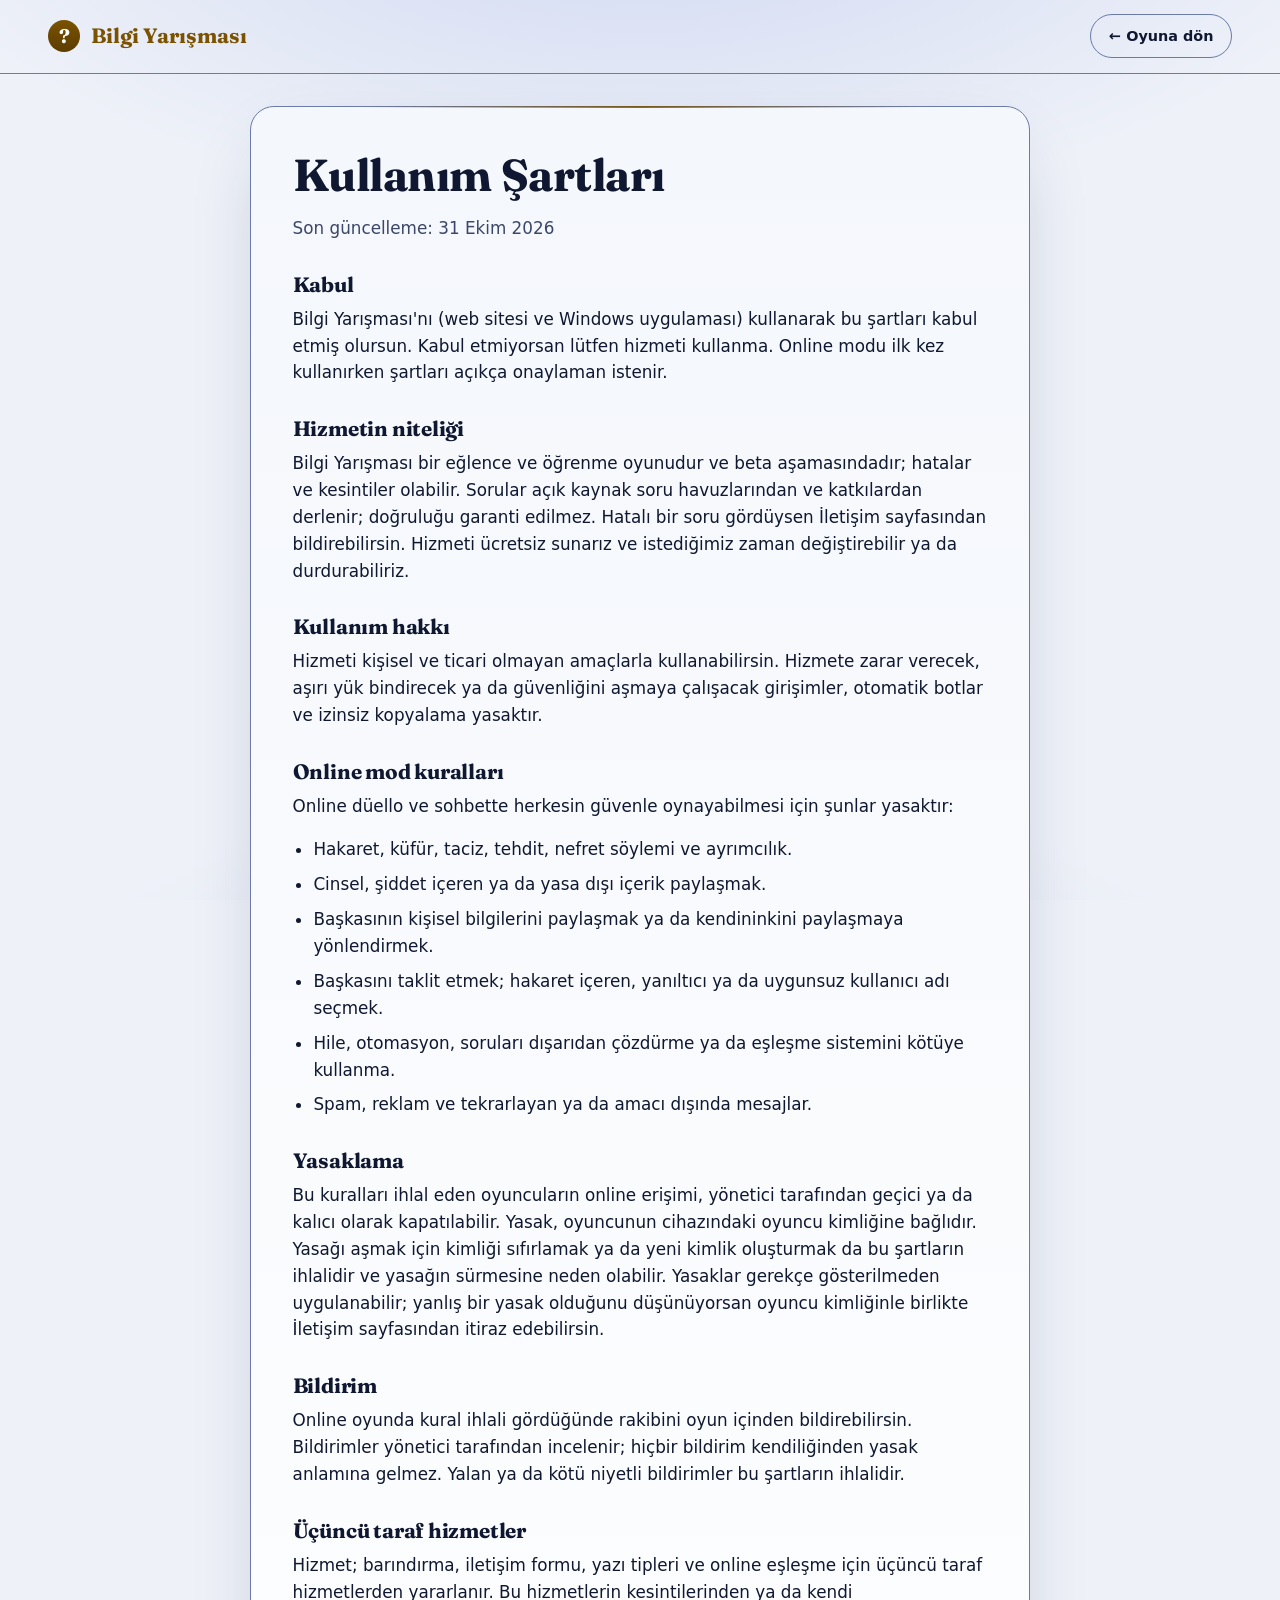
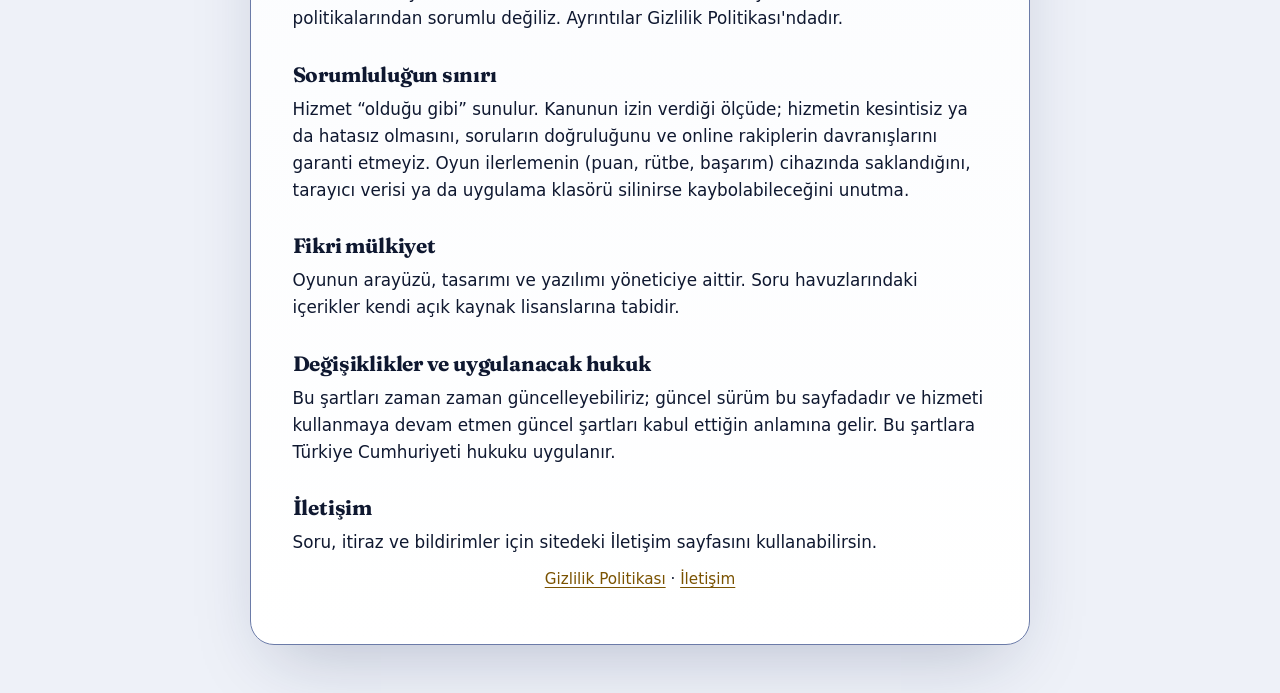
<file: site/kosullar.html>
<!doctype html>
<html lang="tr">
<head>
<meta charset="utf-8">
<meta name="viewport" content="width=device-width, initial-scale=1, viewport-fit=cover">
<meta name="theme-color" content="#050913">
<title>Kullanım Şartları — Bilgi Yarışması</title>
<link rel="preconnect" href="https://fonts.googleapis.com">
<link rel="preconnect" href="https://fonts.gstatic.com" crossorigin>
<link rel="stylesheet" href="https://fonts.googleapis.com/css2?family=Fraunces:opsz,wght@9..144,600;9..144,700&display=swap">
<link rel="stylesheet" href="stil.css">
<style>.legal h2{margin:1.8rem 0 .4rem;font:700 1.3rem/1.3 var(--serif)}.legal p,.legal li{margin:.5rem 0}.legal ul{padding-left:1.3rem}</style>
</head>
<body>
<header><p class="logo">Bilgi Yarışması</p><a class="tool" href="index2.html">← Oyuna dön</a></header>
<main id="main"><div class="card legal">
<h1>Kullanım Şartları</h1>
<p class="muted">Son güncelleme: 31 Ekim 2026</p>
<h2>Kabul</h2>
<p>Bilgi Yarışması&#x27;nı (web sitesi ve Windows uygulaması) kullanarak bu şartları kabul etmiş olursun. Kabul etmiyorsan lütfen hizmeti kullanma. Online modu ilk kez kullanırken şartları açıkça onaylaman istenir.</p>
<h2>Hizmetin niteliği</h2>
<p>Bilgi Yarışması bir eğlence ve öğrenme oyunudur ve beta aşamasındadır; hatalar ve kesintiler olabilir. Sorular açık kaynak soru havuzlarından ve katkılardan derlenir; doğruluğu garanti edilmez. Hatalı bir soru gördüysen İletişim sayfasından bildirebilirsin. Hizmeti ücretsiz sunarız ve istediğimiz zaman değiştirebilir ya da durdurabiliriz.</p>
<h2>Kullanım hakkı</h2>
<p>Hizmeti kişisel ve ticari olmayan amaçlarla kullanabilirsin. Hizmete zarar verecek, aşırı yük bindirecek ya da güvenliğini aşmaya çalışacak girişimler, otomatik botlar ve izinsiz kopyalama yasaktır.</p>
<h2>Online mod kuralları</h2>
<p>Online düello ve sohbette herkesin güvenle oynayabilmesi için şunlar yasaktır:</p>
<ul><li>Hakaret, küfür, taciz, tehdit, nefret söylemi ve ayrımcılık.</li><li>Cinsel, şiddet içeren ya da yasa dışı içerik paylaşmak.</li><li>Başkasının kişisel bilgilerini paylaşmak ya da kendininkini paylaşmaya yönlendirmek.</li><li>Başkasını taklit etmek; hakaret içeren, yanıltıcı ya da uygunsuz kullanıcı adı seçmek.</li><li>Hile, otomasyon, soruları dışarıdan çözdürme ya da eşleşme sistemini kötüye kullanma.</li><li>Spam, reklam ve tekrarlayan ya da amacı dışında mesajlar.</li></ul>
<h2>Yasaklama</h2>
<p>Bu kuralları ihlal eden oyuncuların online erişimi, yönetici tarafından geçici ya da kalıcı olarak kapatılabilir. Yasak, oyuncunun cihazındaki oyuncu kimliğine bağlıdır. Yasağı aşmak için kimliği sıfırlamak ya da yeni kimlik oluşturmak da bu şartların ihlalidir ve yasağın sürmesine neden olabilir. Yasaklar gerekçe gösterilmeden uygulanabilir; yanlış bir yasak olduğunu düşünüyorsan oyuncu kimliğinle birlikte İletişim sayfasından itiraz edebilirsin.</p>
<h2>Bildirim</h2>
<p>Online oyunda kural ihlali gördüğünde rakibini oyun içinden bildirebilirsin. Bildirimler yönetici tarafından incelenir; hiçbir bildirim kendiliğinden yasak anlamına gelmez. Yalan ya da kötü niyetli bildirimler bu şartların ihlalidir.</p>
<h2>Üçüncü taraf hizmetler</h2>
<p>Hizmet; barındırma, iletişim formu, yazı tipleri ve online eşleşme için üçüncü taraf hizmetlerden yararlanır. Bu hizmetlerin kesintilerinden ya da kendi politikalarından sorumlu değiliz. Ayrıntılar Gizlilik Politikası&#x27;ndadır.</p>
<h2>Sorumluluğun sınırı</h2>
<p>Hizmet “olduğu gibi” sunulur. Kanunun izin verdiği ölçüde; hizmetin kesintisiz ya da hatasız olmasını, soruların doğruluğunu ve online rakiplerin davranışlarını garanti etmeyiz. Oyun ilerlemenin (puan, rütbe, başarım) cihazında saklandığını, tarayıcı verisi ya da uygulama klasörü silinirse kaybolabileceğini unutma.</p>
<h2>Fikri mülkiyet</h2>
<p>Oyunun arayüzü, tasarımı ve yazılımı yöneticiye aittir. Soru havuzlarındaki içerikler kendi açık kaynak lisanslarına tabidir.</p>
<h2>Değişiklikler ve uygulanacak hukuk</h2>
<p>Bu şartları zaman zaman güncelleyebiliriz; güncel sürüm bu sayfadadır ve hizmeti kullanmaya devam etmen güncel şartları kabul ettiğin anlamına gelir. Bu şartlara Türkiye Cumhuriyeti hukuku uygulanır.</p>
<h2>İletişim</h2>
<p>Soru, itiraz ve bildirimler için sitedeki İletişim sayfasını kullanabilirsin.</p>
<p class="foot"><a href="gizlilik.html">Gizlilik Politikası</a> · <a href="iletisim.html">İletişim</a></p>
</div></main>
</body>
</html>
</file>
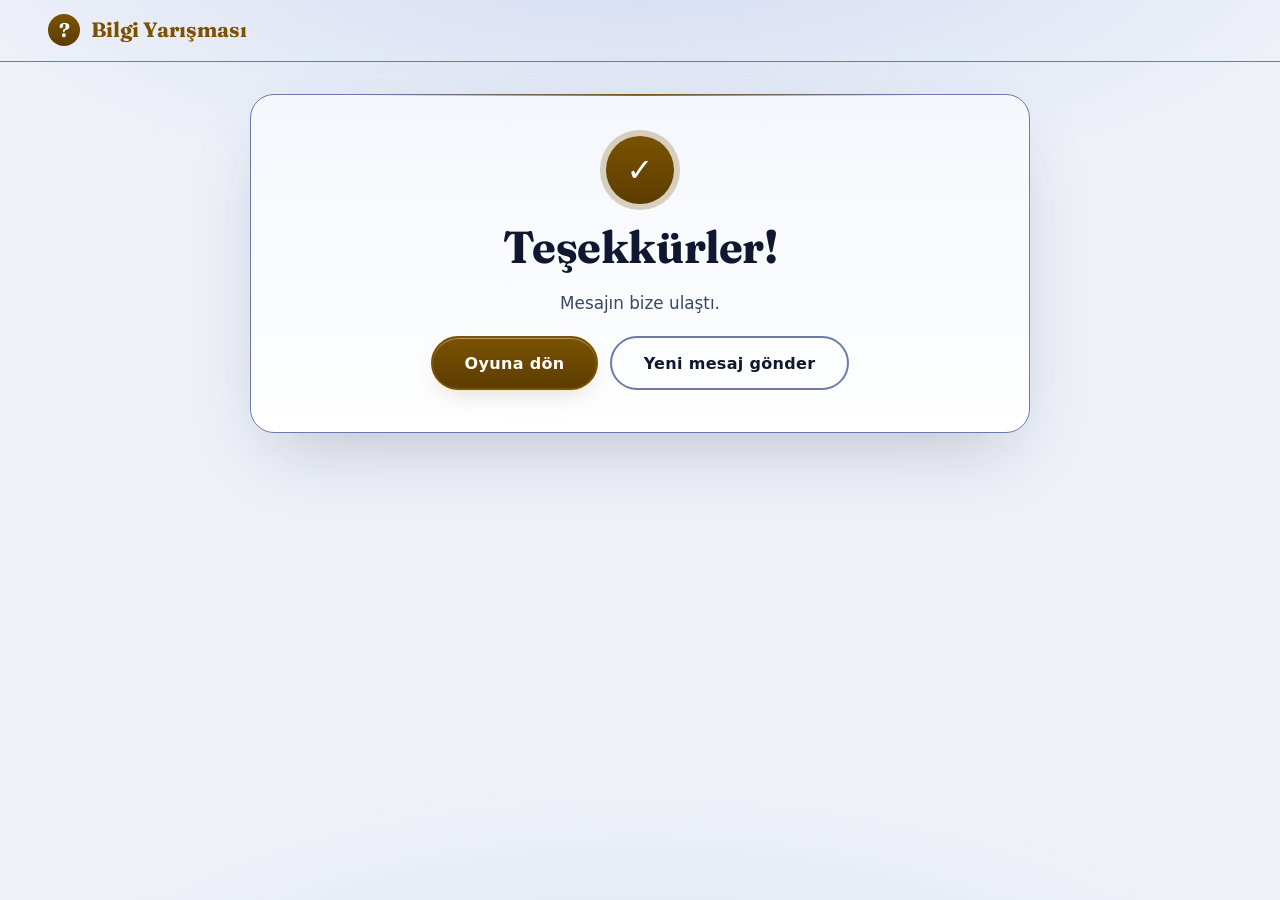
<file: site/tesekkur.html>
<!doctype html>
<html lang="tr">
<head>
<meta charset="utf-8">
<meta name="viewport" content="width=device-width, initial-scale=1, viewport-fit=cover">
<meta name="theme-color" content="#050913">
<title>Teşekkürler — Bilgi Yarışması</title>
<link rel="preconnect" href="https://fonts.googleapis.com">
<link rel="preconnect" href="https://fonts.gstatic.com" crossorigin>
<link rel="stylesheet" href="https://fonts.googleapis.com/css2?family=Fraunces:opsz,wght@9..144,600;9..144,700&display=swap">
<link rel="stylesheet" href="stil.css">
</head>
<body>
<header><p class="logo">Bilgi Yarışması</p></header>
<main><div class="card thanks" role="status">
<div class="mark" aria-hidden="true">✓</div>
<h1 id="t" tabindex="-1">Teşekkürler!</h1>
<p class="muted">Mesajın bize ulaştı.</p>
<div class="actions"><a class="btn" href="index.html">Oyuna dön</a>
<a class="btn ghost" href="iletisim.html">Yeni mesaj gönder</a></div>
</div></main>
<script>document.getElementById("t").focus();</script>
</body>
</html>
</file>
<file: site/stil.css>
/* Bilgi Yarışması — ortak stil. Koyu tema varsayılan, açık tema sistem ayarına uyar. */
:root{
  --bg:#050913;--bg2:#0d1730;--surface:#111d3d;--raise:#17254c;
  --text:#f3f6fd;--muted:#c0cbe3;
  --gold:#f3c24d;--gold2:#c68a1d;--gold-glow:rgba(243,194,77,.38);
  --line:#34497f;--good:#16824f;--bad:#c23a3d;--bad-text:#ff9b9d;
  --ink:#0a0f1e;--focus:#fff;--halo:rgba(243,194,77,.13);--glow-a:rgba(88,118,230,.34);--shadow:rgba(0,0,0,.5);
  --serif:"Fraunces","Iowan Old Style","Palatino Linotype",Palatino,Georgia,serif;
  --sans:system-ui,-apple-system,"Segoe UI",Roboto,"Helvetica Neue",Arial,sans-serif;
  color-scheme:dark;
}
@media (prefers-color-scheme:light){:root:not([data-theme="dark"]){
  --bg:#eef1f8;--bg2:#dde4f3;--surface:#fff;--raise:#f4f7fc;
  --text:#0f1830;--muted:#3a4766;
  --gold:#7a5200;--gold2:#5c3d00;--gold-glow:rgba(122,82,0,.25);
  --line:#6b7ba8;--good:#0f6b41;--bad:#a52424;--bad-text:#a52424;
  --ink:#fff;--focus:#0f1830;--halo:rgba(255,255,255,.75);--glow-a:rgba(90,120,220,.2);--shadow:rgba(20,35,80,.25);
  color-scheme:light;
}}

*{box-sizing:border-box}
html{scroll-padding-top:env(safe-area-inset-top,0px)}
body{
  margin:0;min-height:100vh;color:var(--text);font:1.05rem/1.6 var(--sans);
  background:
    radial-gradient(ellipse 90% 55% at 50% -12%,var(--glow-a),transparent 65%),
    radial-gradient(ellipse 70% 40% at 50% 115%,var(--bg2),transparent 70%),
    var(--bg);
  background-attachment:fixed;
  padding-top:env(safe-area-inset-top,0px);padding-bottom:env(safe-area-inset-bottom,0px);
}
button{font:inherit;color:inherit}
a{color:var(--gold);text-underline-offset:.22em}
:focus-visible{outline:4px solid var(--focus);outline-offset:3px}
.skip{position:absolute;left:.5rem;top:.5rem;padding:.6rem 1rem;background:#fff;color:#000;transform:translateY(-250%);z-index:999}
.skip:focus{transform:none}
.sr{position:absolute;width:1px;height:1px;overflow:hidden;clip:rect(0 0 0 0)}

/* ===== Üst çubuk ===== */
header{display:flex;justify-content:space-between;align-items:center;gap:1rem;padding:.9rem clamp(1rem,4vw,3rem);border-bottom:1px solid var(--line)}
.logo{white-space:nowrap;display:flex;align-items:center;gap:.7rem;margin:0;font:700 1.3rem/1 var(--serif);color:var(--gold)}
.logo::before{content:"?" / "";display:grid;place-items:center;flex:none;width:2rem;height:2rem;border-radius:50%;
  background:linear-gradient(var(--gold),var(--gold2));color:var(--ink);font:700 1.2rem/1 var(--serif)}
.tools{display:flex;gap:.5rem}
.tool{white-space:nowrap;min-height:44px;padding:.4rem 1.1rem;border:1px solid var(--line);border-radius:2rem;background:transparent;cursor:pointer;
  font:600 .9rem var(--sans);display:inline-flex;align-items:center;text-decoration:none;color:var(--text);transition:border-color .15s,background .15s}
.tool:hover{border-color:var(--gold)}
.tool[aria-pressed="true"]{background:var(--gold);color:var(--ink);border-color:var(--gold)}

/* ===== Kart ===== */
main{width:min(100% - 2rem,780px);margin:2rem auto 3rem}
.card{position:relative;background:linear-gradient(180deg,var(--raise),var(--surface));border:1px solid var(--line);border-radius:1.5rem;
  padding:clamp(1.3rem,5vw,2.6rem);box-shadow:0 30px 70px -24px var(--shadow),inset 0 1px 0 rgba(255,255,255,.07)}
.card::before{content:"";position:absolute;left:14%;right:14%;top:-1px;height:2px;background:linear-gradient(90deg,transparent,var(--gold),transparent);opacity:.85}
h1,h2{margin:0 0 .8rem;font-family:var(--serif);font-weight:700;line-height:1.2;letter-spacing:-.01em}
h1{font-size:clamp(1.9rem,6vw,2.8rem)}
h2{font-size:clamp(1.3rem,3.5vw,1.8rem)}
h1[tabindex="-1"],h2[tabindex="-1"],#res{outline:none}
.muted{color:var(--muted)}
.lead{font-size:1.1rem;max-width:34ch;margin:.2rem auto 0}
.foot{margin:1.6rem 0 0;text-align:center;font-size:.95rem}
[role="alert"]{color:var(--bad-text);font-weight:600}
[role="alert"]:empty{display:none}

/* ===== Açılış ===== */
.hero{text-align:center;margin-bottom:.4rem}
.emblem{display:grid;place-items:center;width:5.6rem;height:5.6rem;margin:0 auto 1.2rem;border-radius:50%;
  font:700 3.3rem/1 var(--serif);color:var(--ink);
  background:radial-gradient(circle at 35% 28%,rgba(255,255,255,.5),transparent 55%),linear-gradient(var(--gold),var(--gold2));
  box-shadow:0 0 0 6px var(--gold-glow),0 0 0 7px var(--gold),0 22px 60px var(--gold-glow)}
.hero + .menu{margin-inline:auto}

/* ===== Düğmeler ===== */
.btn{display:inline-flex;align-items:center;justify-content:center;gap:.5rem;min-height:54px;margin-top:1rem;padding:.8rem 2rem;
  border:2px solid var(--gold);background:linear-gradient(180deg,var(--gold),var(--gold2));color:var(--ink);border-radius:2rem;
  font:700 1rem var(--sans);letter-spacing:.02em;text-decoration:none;cursor:pointer;
  box-shadow:0 10px 26px -10px var(--gold-glow),inset 0 1px 0 rgba(255,255,255,.4);
  transition:transform .12s,filter .15s,border-color .15s,box-shadow .15s}
.btn:hover{filter:brightness(1.1);transform:translateY(-1px)}
.btn:active{transform:translateY(1px)}
.btn[aria-disabled="true"]{opacity:.5;cursor:default;filter:none;transform:none}
.btn:disabled{opacity:.5;cursor:not-allowed;filter:none;transform:none}
.ghost{background:transparent;color:var(--text);border:2px solid var(--line);box-shadow:none}
.ghost:hover{filter:none;border-color:var(--gold)}
.menu{display:grid;gap:.9rem;margin-top:1.4rem;max-width:30rem}
.menu .btn{margin:0;width:100%}
.actions{display:flex;flex-wrap:wrap;gap:.7rem;margin-top:1.2rem}
.actions .btn{margin:0}
.result{text-align:center}
.result .actions{justify-content:center}
.sub{display:grid;gap:.8rem;margin-top:1rem}

/* ===== Form alanları ===== */
input,textarea{width:100%;padding:.8rem 1rem;font:inherit;color:var(--text);background:var(--bg2);border:2px solid var(--line);border-radius:.8rem}
input::placeholder,textarea::placeholder{color:var(--muted);opacity:.8}
.set{margin:1.2rem 0}
.set label{display:block;font:600 .95rem var(--sans);margin-bottom:.3rem}
.set input{max-width:22rem;min-height:48px}
.help{display:block;font:.85rem var(--sans);color:var(--muted);margin-top:.3rem}
.form label{display:block;margin:1.1rem 0 .3rem;font-weight:700}
.form .btn{margin-top:1.4rem}
#cmsg{margin:1rem 0 0}
.join-row{display:flex;flex-wrap:wrap;align-items:center;gap:.6rem}
.join-row label{flex-basis:100%;font:600 .9rem var(--sans)}
.join-row input{width:10rem;min-height:48px;text-transform:uppercase;letter-spacing:.2em}
.join-row .btn{margin:0}
.code{font:700 2.2rem/1 var(--serif);letter-spacing:.3em;color:var(--gold);background:var(--bg2);border:2px dashed var(--gold);border-radius:.9rem;padding:1rem 1.2rem;text-align:center;user-select:all;word-break:break-all}

/* ===== Bekleme ===== */
.waiting{display:flex;flex-direction:column;align-items:center;text-align:center;gap:1rem;padding:1.4rem 0}
.waiting h2,.waiting p{margin:0}
.pulse{width:64px;height:64px;border-radius:50%;
  background:radial-gradient(circle at 35% 28%,rgba(255,255,255,.5),transparent 55%),linear-gradient(var(--gold),var(--gold2));
  animation:pulse 1.4s ease-in-out infinite}
@keyframes pulse{
  0%{transform:scale(.85);box-shadow:0 0 0 0 var(--gold-glow)}
  70%{transform:scale(1);box-shadow:0 0 0 24px transparent}
  100%{transform:scale(.85);box-shadow:0 0 0 0 transparent}}

/* ===== Süre ayarı ve sayaç ===== */
select{width:100%;max-width:22rem;min-height:48px;padding:.4rem .8rem;font:inherit;color:var(--text);background:var(--bg2);border:2px solid var(--line);border-radius:.8rem}
.timer{display:flex;align-items:center;gap:.8rem;margin:0 0 1rem}
.timer-n{flex:none;min-width:2.6rem;text-align:center;font:700 1.5rem/1 var(--serif);color:var(--gold)}
.timer-bar{flex:1;height:10px;border-radius:5px;background:var(--bg2);box-shadow:inset 0 0 0 1px var(--line);overflow:hidden}
.timer-bar i{display:block;height:100%;width:100%;border-radius:5px;background:linear-gradient(var(--gold),var(--gold2))}
.timer.low .timer-n{color:var(--bad-text)}
.timer.low .timer-bar i{background:var(--bad)}

/* ===== Süre seçimi ===== */
.choice{border:0;margin:1.2rem 0 0;padding:0;min-width:0}
.choice legend{padding:0;margin-bottom:.8rem;font:700 clamp(1.2rem,3.4vw,1.5rem)/1.3 var(--serif)}
.radios{display:grid;grid-template-columns:repeat(auto-fit,minmax(9.5rem,1fr));gap:.7rem}
.radio{display:flex;align-items:center;gap:.7rem;min-height:52px;padding:.5rem 1.1rem;border:2px solid var(--line);border-radius:2rem;background:var(--bg2);cursor:pointer;font-weight:600}
.radio input{width:1.2rem;height:1.2rem;min-height:0;padding:0;margin:0;accent-color:var(--gold)}
.radio:hover{border-color:var(--gold)}
.radio:has(input:checked){border-color:var(--gold);background:var(--raise)}
.radio:has(input:focus-visible){outline:4px solid var(--focus);outline-offset:3px}

/* ===== Düello ekranları ===== */
.vs-screen{text-align:center;padding:1rem 0}
.vs{display:grid;grid-template-columns:1fr auto 1fr;align-items:center;gap:.8rem;margin:.4rem 0 1.2rem}
.vs-p{font:700 clamp(1.2rem,4.5vw,2rem)/1.2 var(--serif);word-break:break-word;padding:.9rem .6rem;border:1px solid var(--line);border-radius:1.2rem;background:var(--bg2)}
.vs-p.me{border-color:var(--gold);color:var(--gold)}
.vs-x{display:grid;place-items:center;width:3.4rem;height:3.4rem;border-radius:50%;font:700 1.2rem var(--serif);color:var(--ink);
  background:radial-gradient(circle at 35% 28%,rgba(255,255,255,.5),transparent 55%),linear-gradient(var(--gold),var(--gold2));box-shadow:0 0 0 5px var(--gold-glow)}
.vs-count{margin:1rem 0 0;font:700 clamp(4rem,18vw,7rem)/1 var(--serif);color:var(--gold);text-shadow:0 0 40px var(--gold-glow)}
.ladder li.good{background:var(--good);box-shadow:0 0 10px rgba(22,130,79,.5)}
.ladder li.bad{background:var(--bad);box-shadow:none}
.chip{display:inline-block;margin-left:.5rem;padding:.05rem .6rem;border:1px solid currentColor;border-radius:2rem;font:700 .75rem/1.5 var(--sans);font-style:normal;vertical-align:middle}
.opt.opp-no{border-style:dashed;border-color:var(--bad)}
.stat{margin:0;color:var(--muted);font-weight:600}
.fb p.note{margin:.2rem 0 0;padding:.2rem 0;background:none;border:0;border-radius:0;color:var(--muted);font-size:.95rem}
@media(max-width:480px){.vs{grid-template-columns:1fr;justify-items:center}.vs-p{width:100%}}

/* ===== Oyun ekranı ===== */
.players{display:flex;justify-content:space-between;gap:.6rem;font:600 .9rem var(--sans);color:var(--muted);margin-bottom:.8rem}
.players span{flex:1;text-align:center;padding:.4rem .6rem;border:1px solid var(--line);border-radius:2rem;background:var(--bg2)}
.players span.me{border-color:var(--gold);color:var(--gold)}
.turnbar{display:table;margin:0 auto .8rem;padding:.3rem 1rem;border:1px solid var(--gold);border-radius:2rem;font:700 .9rem var(--sans);color:var(--gold);text-align:center}
.ladder{display:flex;gap:6px;margin:0 0 1.4rem;padding:0;list-style:none}
.ladder li{flex:1;height:10px;border-radius:5px;background:var(--bg2);box-shadow:inset 0 0 0 1px var(--line)}
.ladder li.done{background:linear-gradient(var(--gold),var(--gold2));box-shadow:0 0 12px var(--gold-glow)}
.ladder li.now{background:var(--text);box-shadow:0 0 14px var(--gold-glow)}
.meta{display:flex;justify-content:space-between;align-items:center;gap:.6rem;font:600 .9rem var(--sans);color:var(--muted);margin-bottom:.9rem}
.meta span:last-child{padding:.2rem .9rem;border:1px solid var(--line);border-radius:2rem;background:var(--bg2);color:var(--gold)}
.q{margin:.2rem 0 1.5rem;padding:1.5rem 1.3rem;text-align:center;outline:none;
  font:600 clamp(1.3rem,3.8vw,1.9rem)/1.35 var(--serif);letter-spacing:0;
  background:radial-gradient(ellipse at top,var(--halo),transparent 75%),var(--bg2);border:1px solid var(--line);border-radius:1.2rem;
  box-shadow:inset 0 0 0 4px var(--surface),inset 0 0 0 5px var(--line)}
.opts{display:grid;gap:.8rem;grid-template-columns:1fr}
@media(min-width:640px){.opts{grid-template-columns:1fr 1fr}}
.opt{display:flex;align-items:center;gap:.9rem;text-align:left;min-height:64px;padding:.7rem 1.3rem .7rem .8rem;
  background:linear-gradient(180deg,var(--raise),var(--bg2));border:2px solid var(--line);border-radius:2rem;cursor:pointer;
  font:600 1.02rem/1.35 var(--sans);transition:border-color .15s,transform .12s,background .15s}
.opt span{flex:1}
.opt b{flex:none;display:grid;place-items:center;width:2.3rem;height:2.3rem;border-radius:50%;border:2px solid var(--gold);color:var(--gold);font:700 1rem var(--sans)}
.opt:hover:not([aria-disabled="true"]){border-color:var(--gold);transform:translateY(-1px)}
.opt[aria-disabled="true"]{cursor:default}
.opt.lock{background:linear-gradient(var(--gold),var(--gold2));color:var(--ink);border-color:var(--gold);animation:lock 1s ease-in-out infinite}
.opt.lock b{border-color:var(--ink);color:var(--ink)}
.opt.ok{background:var(--good);border-color:var(--good);color:#fff;animation:pop .35s ease-out}
.opt.no{background:var(--bad);border-color:var(--bad);color:#fff;animation:shake .4s ease-out}
.opt.ok b,.opt.no b{border-color:#fff;color:#fff}
.opt.ok::after{content:"✓";content:"✓" / "";flex:none;font:700 1.3rem var(--sans)}
.opt.no::after{content:"✕";content:"✕" / "";flex:none;font:700 1.2rem var(--sans)}
.opt.gone{opacity:.35;text-decoration:line-through}
@keyframes lock{0%,100%{box-shadow:0 0 0 0 var(--gold-glow)}50%{box-shadow:0 0 0 8px transparent,0 0 24px var(--gold-glow)}}
@keyframes pop{0%{transform:scale(.97)}60%{transform:scale(1.025)}100%{transform:scale(1)}}
@keyframes shake{0%,100%{transform:translateX(0)}20%{transform:translateX(-6px)}40%{transform:translateX(6px)}60%{transform:translateX(-4px)}80%{transform:translateX(3px)}}

.fb{margin-top:1.2rem;min-height:1.5rem}
.fb p{margin:0 0 .4rem;padding:.9rem 1.1rem;background:var(--bg2);border-left:4px solid var(--gold);border-radius:.3rem 1rem 1rem .3rem}
.card:has(.opt.ok) .fb p{border-left-color:var(--good)}
.card:has(.opt.no) .fb p{border-left-color:var(--bad)}
.score{margin:.2rem 0 .8rem;font:700 clamp(3.5rem,14vw,6rem)/1 var(--serif);color:var(--gold);text-shadow:0 0 40px var(--gold-glow)}

/* ===== Canlı sohbet (sabit bölüm, her zaman açık) ===== */
.chat{width:min(100% - 2rem,780px);margin:-1.2rem auto 3rem;background:linear-gradient(180deg,var(--raise),var(--surface));border:1px solid var(--line);border-radius:1.5rem;overflow:hidden}
.chat[hidden]{display:none}
.chat .chat-head{display:flex;justify-content:space-between;align-items:center;gap:.6rem;flex-wrap:wrap;padding:.6rem 1rem;background:var(--bg2);border-bottom:1px solid var(--line)}
.chat .chat-head h2{margin:0;font-size:1.1rem}
.chat .chat-head button{min-height:44px;padding:.3rem 1.1rem;border:1px solid var(--line);border-radius:2rem;background:transparent;color:var(--text);cursor:pointer;font:600 .9rem var(--sans)}
.chat .chat-head button:hover{border-color:var(--gold)}
.chat .chat-head button[aria-pressed="true"]{background:var(--gold);color:var(--ink);border-color:var(--gold)}
.chat .log{height:12rem;overflow-y:auto;padding:.8rem 1rem;display:flex;flex-direction:column;gap:.4rem;font:.95rem var(--sans)}
.chat .msg{padding:.45rem .9rem;border-radius:1rem;max-width:85%;word-break:break-word}
.chat .msg.me{align-self:flex-end;background:linear-gradient(var(--gold),var(--gold2));color:var(--ink);border-bottom-right-radius:.3rem}
.chat .msg.them{align-self:flex-start;background:var(--bg2);border:1px solid var(--line);border-bottom-left-radius:.3rem}
.chat .msg.sys{align-self:center;background:transparent;color:var(--muted);font-size:.85rem;font-style:italic}
.chat form{display:flex;gap:.5rem;padding:.6rem;border-top:1px solid var(--line)}
.chat label{position:absolute;width:1px;height:1px;overflow:hidden;clip:rect(0 0 0 0)}
.chat input{flex:1;width:auto;min-height:48px;padding:.4rem 1rem;border:2px solid var(--line);border-radius:2rem;background:var(--bg2);color:var(--text);font:inherit}
.chat button[type=submit]{min-height:48px;padding:0 1.4rem;border-radius:2rem;border:2px solid var(--gold);background:linear-gradient(var(--gold),var(--gold2));color:var(--ink);font:700 .95rem var(--sans);cursor:pointer}

/* ===== Teşekkür sayfası ===== */
.thanks{text-align:center}
.mark{display:grid;place-items:center;width:4.2rem;height:4.2rem;margin:0 auto 1rem;border-radius:50%;
  background:linear-gradient(var(--gold),var(--gold2));color:var(--ink);font:700 2rem var(--sans);box-shadow:0 0 0 6px var(--gold-glow)}
.thanks .actions{justify-content:center}

/* ===== Erişilebilirlik ===== */
@media(prefers-reduced-motion:reduce){*,*::before,*::after{animation:none!important;transition:none!important}}
@media(forced-colors:active){.opt.ok,.opt.no,.opt.lock{border-width:4px}}
@media(max-width:480px){.logo{font-size:1.1rem}.logo::before{display:none}.tool{padding:.4rem .8rem}}

/* ===== eğlence katmanı: jokerler, tablo, profil ===== */
.jokers{display:grid;grid-template-columns:repeat(auto-fit,minmax(11rem,1fr));gap:.6rem;margin-top:1.1rem}
.jokers .btn{margin:0;width:100%;min-height:48px;font-size:.95rem}
.jkinfo{margin:.9rem 0 0;padding:.75rem 1rem;border:2px dashed var(--gold);border-radius:1rem;background:var(--bg2);font-weight:600}
.resl,.plist{margin:1rem 0;padding:0;list-style:none;display:grid;gap:.5rem;text-align:left}
.resl li,.plist li,.statbox p{margin:0;padding:.6rem 1rem;border:1px solid var(--line);border-radius:1rem;background:var(--bg2)}
.resl li.hl{border-color:var(--gold);color:var(--gold)}
.statbox{display:grid;gap:.5rem;margin:.6rem 0 1.4rem}
.plist li small{display:block;color:var(--muted);font-weight:400}
.plist li.locked{opacity:.75}
.board{list-style:none;margin:1rem 0;padding:0;display:grid;gap:.5rem;text-align:left}
.board li{display:flex;justify-content:space-between;gap:1rem;padding:.8rem 1rem;border:1px solid var(--line);border-radius:1rem;background:var(--bg2)}
.board li.win{border-color:var(--gold);color:var(--gold);font-weight:700}
.funnote{margin:.6rem auto 0;max-width:34rem;text-align:center;color:var(--muted)}

/* ===== bildirim penceresi ve yasal sayfalar ===== */
dialog{max-width:min(92vw,30rem);width:100%;padding:1.4rem;border:2px solid var(--gold);border-radius:1.2rem;background:var(--surface);color:var(--text)}
dialog::backdrop{background:rgba(0,0,0,.65)}
dialog label{display:block;margin:1rem 0 .3rem;font-weight:700}
dialog select,dialog textarea{width:100%;max-width:none}
code{font-family:ui-monospace,Consolas,monospace;background:var(--bg2);padding:.1rem .4rem;border-radius:.4rem;word-break:break-all}
.chat-head{display:flex;justify-content:space-between;align-items:center;gap:.6rem}
.foot nav,.foot{line-height:2}
</file>
